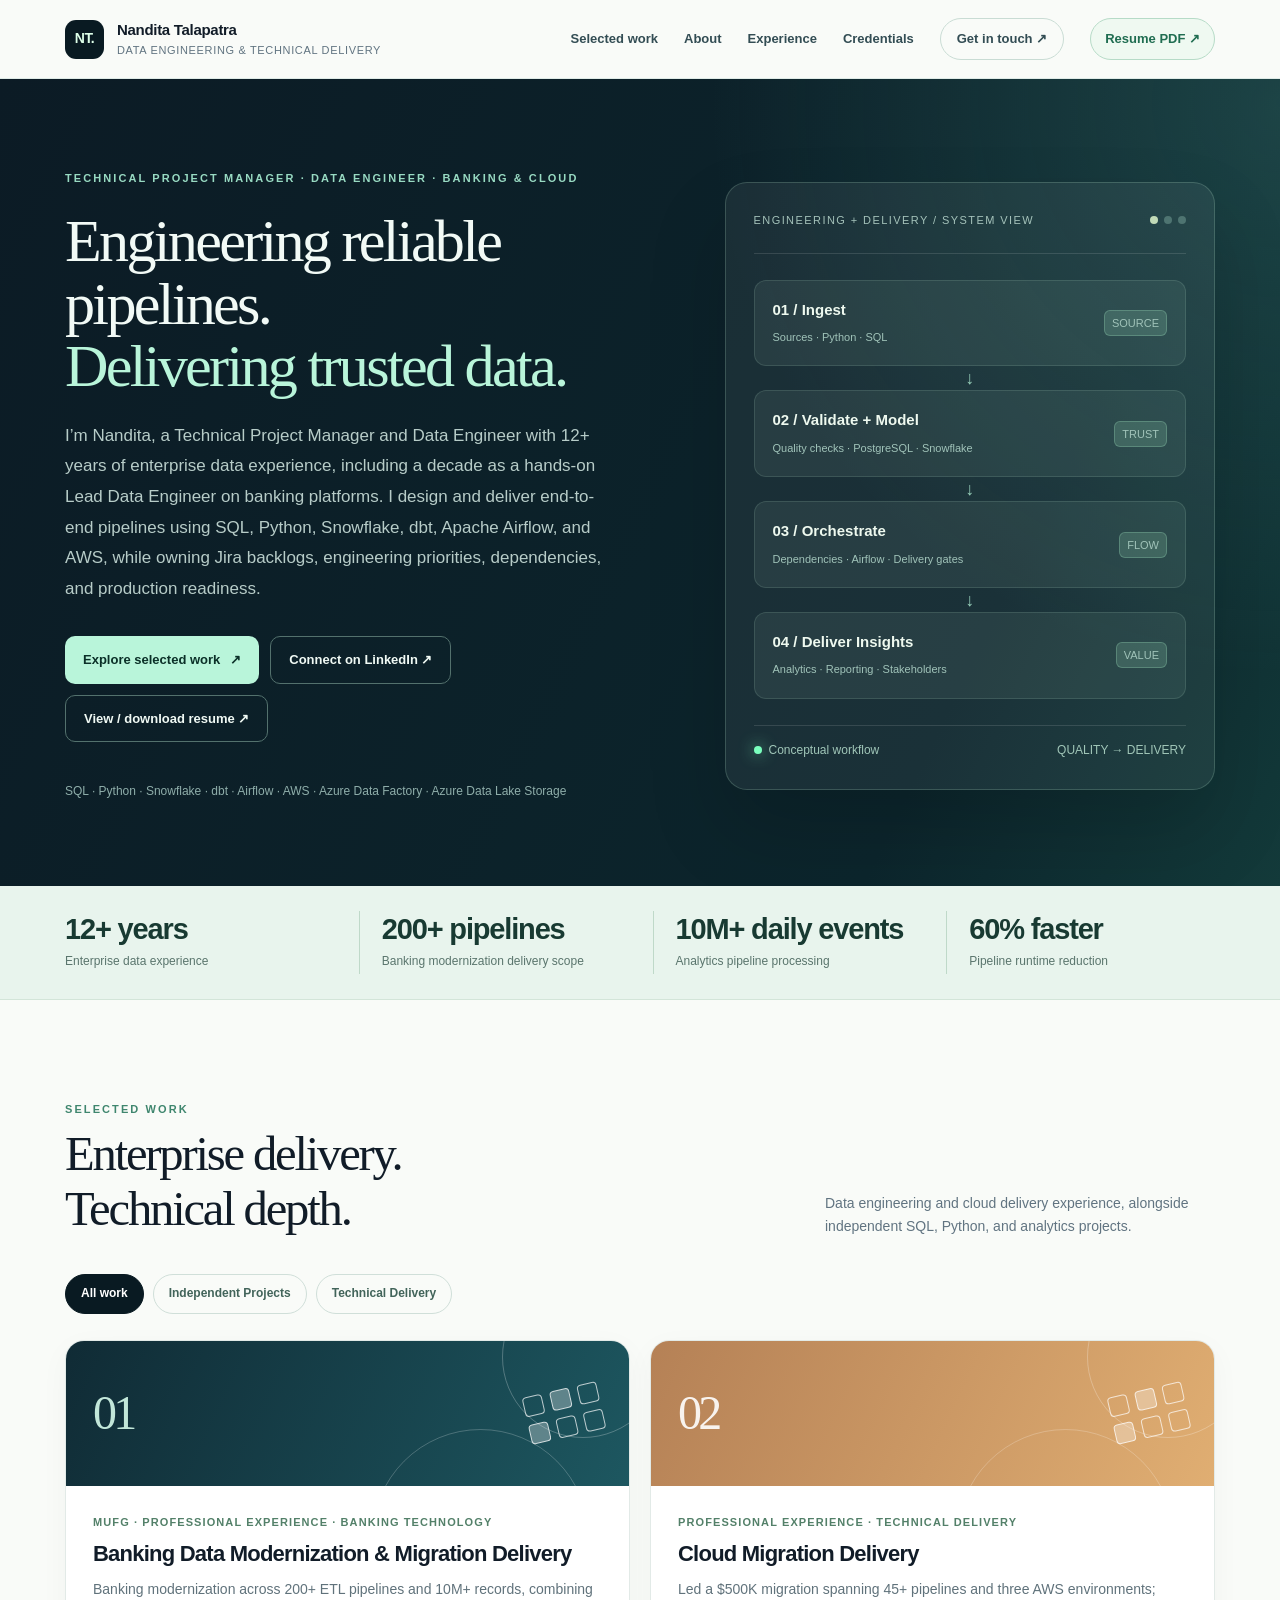
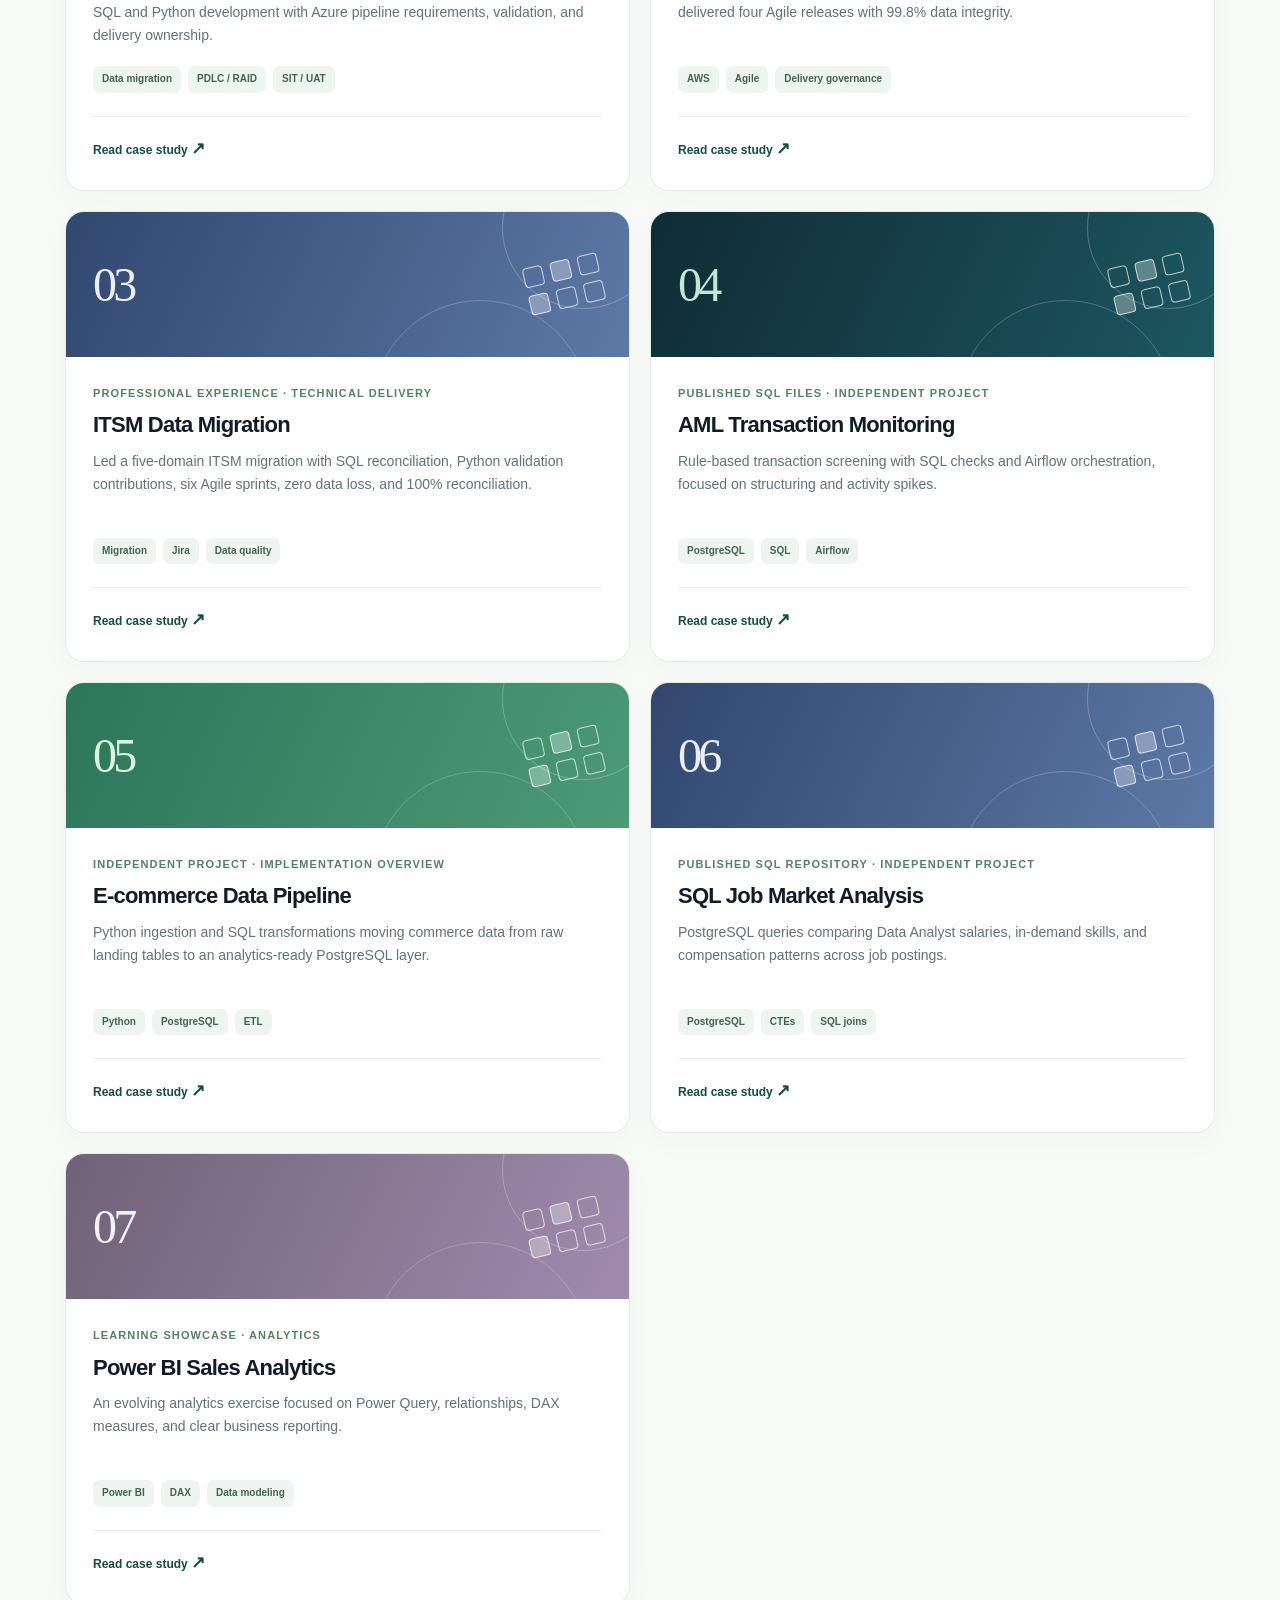
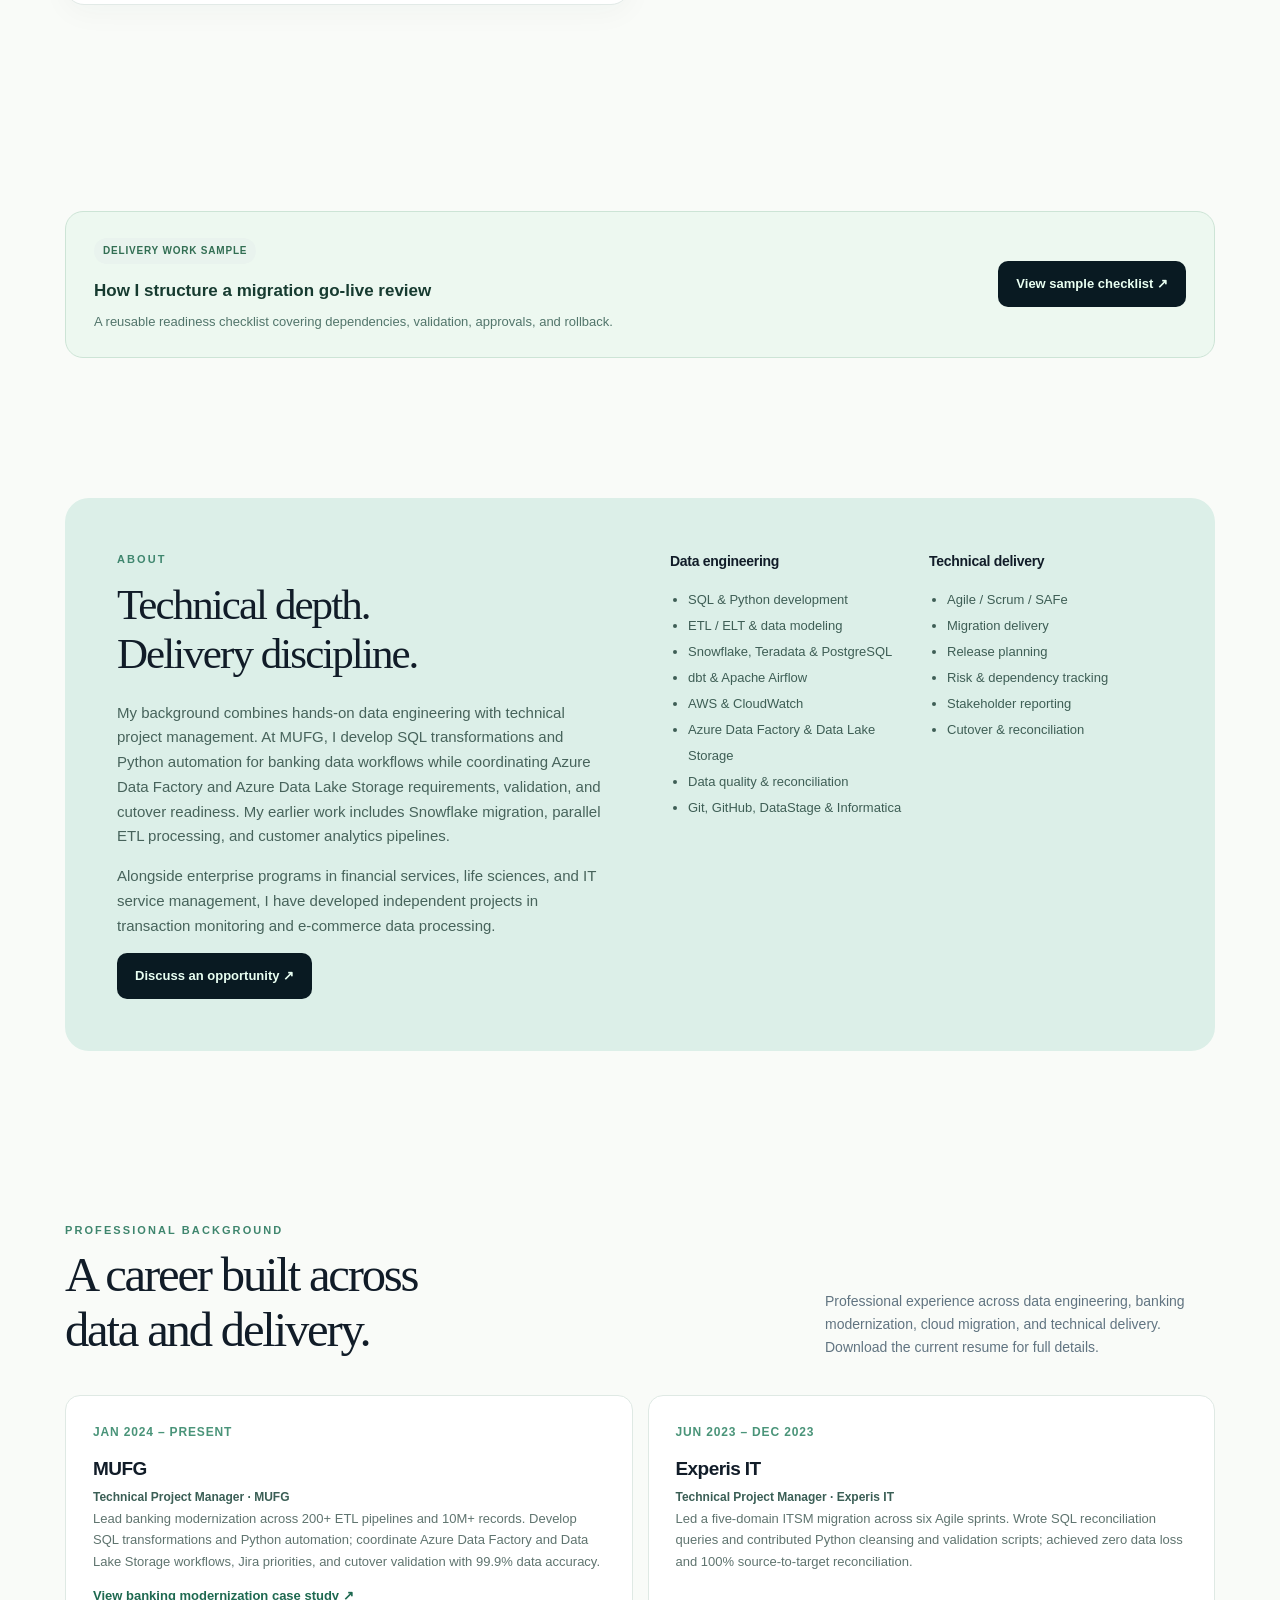
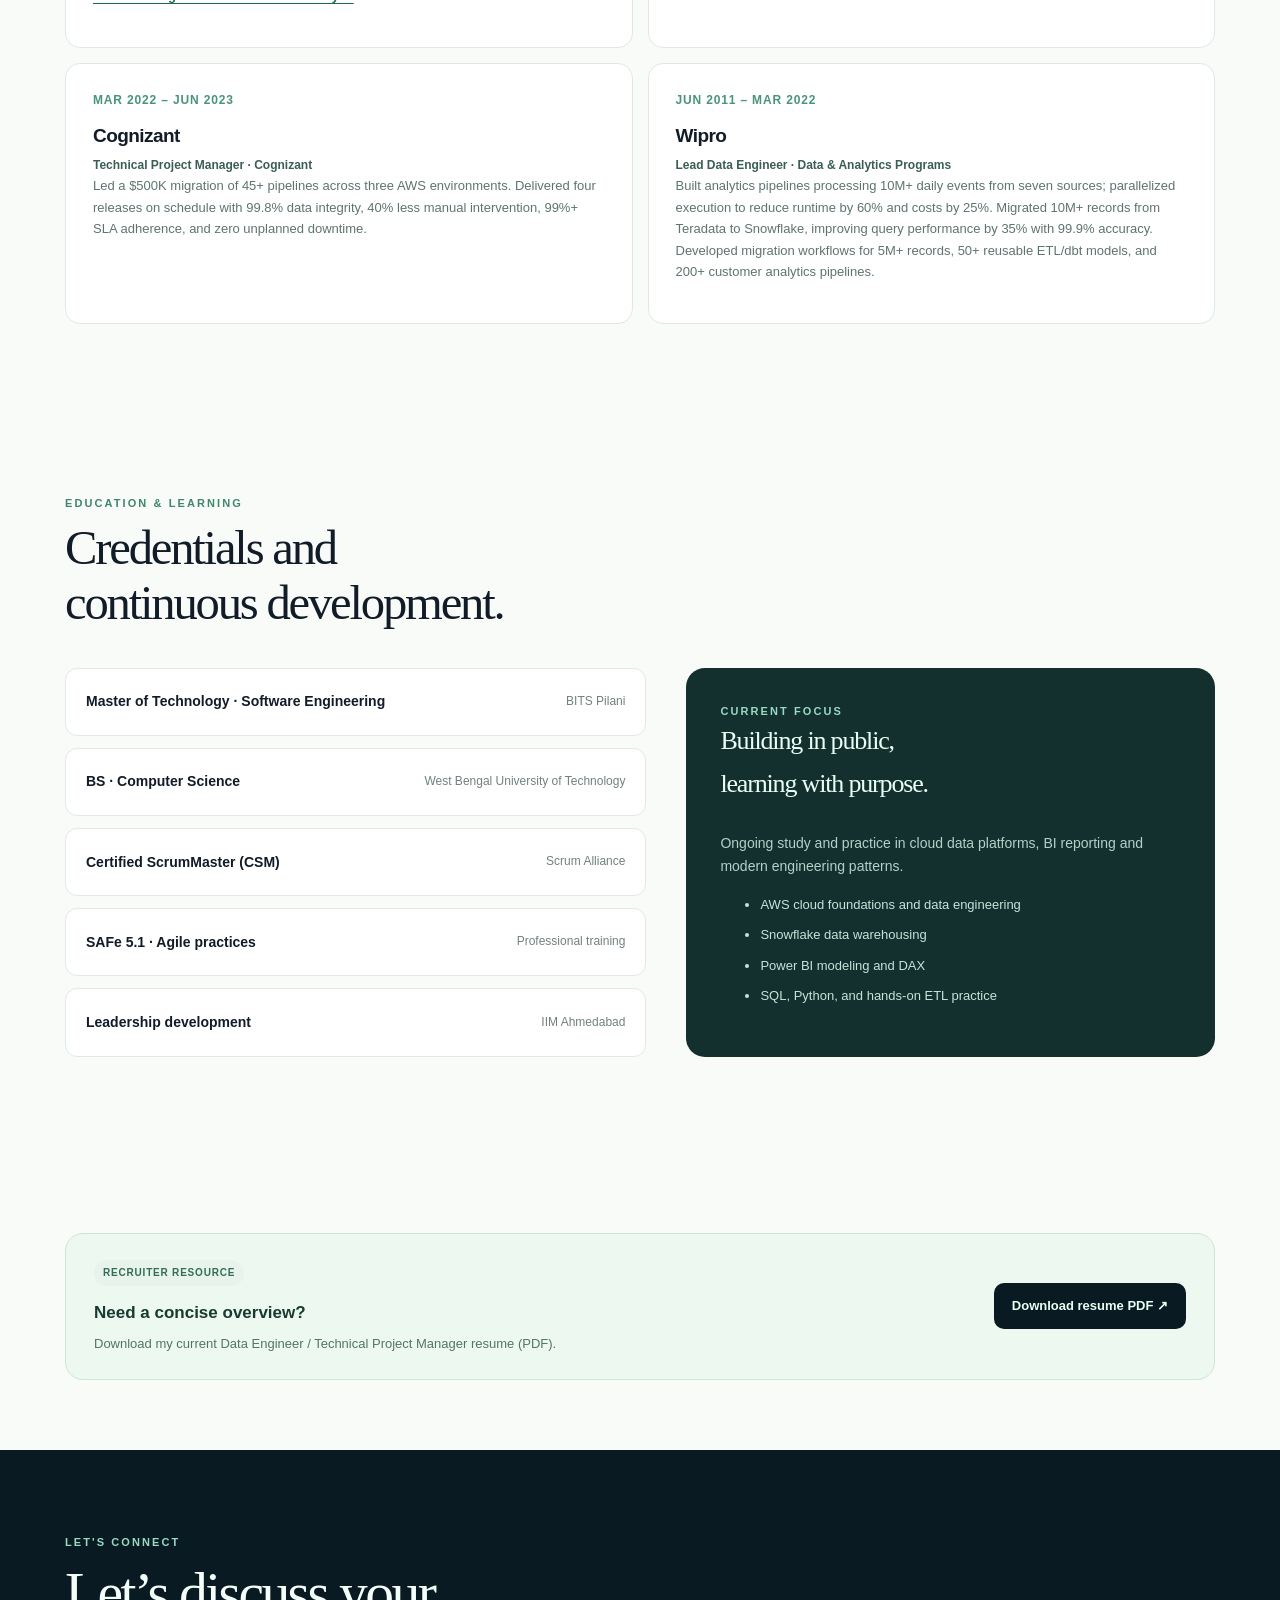
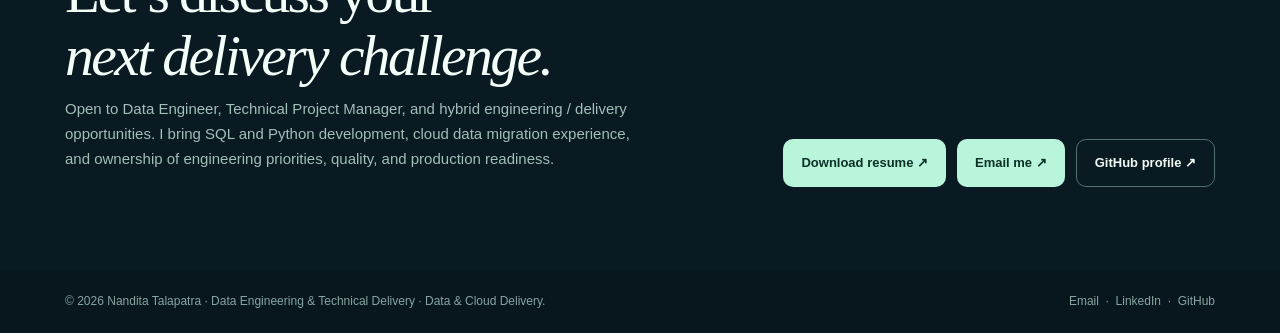
<file: index.html>
<!DOCTYPE html>

<html lang="en"><head><meta charset="utf-8"/><meta content="width=device-width, initial-scale=1" name="viewport"/><meta content="Nandita Talapatra: Technical Project Manager and Data Engineer. SQL, Python, Snowflake, dbt, Airflow, AWS and Azure; banking pipelines, cloud migrations and trusted data delivery." name="description"/><meta content="#0c252c" name="theme-color"/><title>Technical Project Manager &amp; Data Engineer | Nandita Talapatra</title><link href="assets/styles.css" rel="stylesheet"/><script defer="" src="assets/main.js"></script><meta content="Nandita Talapatra | Technical Project Manager &amp; Data Engineer" property="og:title"/></head><body><a class="skip" href="#main">Skip to content</a>
<header class="site-header"><div class="container nav-wrap">
<a aria-label="Nandita Talapatra portfolio home" class="brand" href="index.html"><span class="brand-mark">NT.</span><span>Nandita Talapatra<small>Data Engineering &amp; Technical Delivery</small></span></a>
<button aria-controls="navlinks" aria-expanded="false" class="nav-toggle" data-menu-toggle="" type="button">Menu ☰</button>
<nav aria-label="Main navigation" class="nav-links" data-nav-links="" id="navlinks">
<a href="index.html#work">Selected work</a><a href="index.html#about">About</a><a href="index.html#experience">Experience</a><a href="index.html#credentials">Credentials</a><a class="nav-action" href="index.html#contact">Get in touch ↗</a>
<a class="resume-link" href="resume/Nandita_Talapatra_Data_Engineer_Resume.pdf" rel="noopener noreferrer" target="_blank">Resume PDF ↗</a></nav></div></header><main id="main"><section class="hero"><div class="container hero-inner"><div><div class="eyebrow">Technical Project Manager · Data Engineer · Banking &amp; Cloud</div><h1 class="serif">Engineering reliable pipelines.<br/><em>Delivering trusted data.</em></h1><p class="hero-sub">I’m Nandita, a Technical Project Manager and Data Engineer with 12+ years of enterprise data experience, including a decade as a hands-on Lead Data Engineer on banking platforms. I design and deliver end-to-end pipelines using SQL, Python, Snowflake, dbt, Apache Airflow, and AWS, while owning Jira backlogs, engineering priorities, dependencies, and production readiness.</p><div class="hero-actions"><a class="button button-light" href="#work">Explore selected work <span aria-hidden="true">↗</span></a><a class="button button-outline" href="https://www.linkedin.com/in/ntalapatra/" rel="noopener noreferrer" target="_blank">Connect on LinkedIn ↗</a><a class="button button-outline" href="resume/Nandita_Talapatra_Data_Engineer_Resume.pdf" rel="noopener noreferrer" target="_blank">View / download resume ↗</a></div><div class="hero-note">SQL · Python · Snowflake · dbt · Airflow · AWS · Azure Data Factory · Azure Data Lake Storage</div></div>
<div aria-label="Conceptual data pipeline showing ingest, validate, transform, and deliver stages" class="hero-graphic" role="img"><div class="graphic-top"><span>Engineering + Delivery / System View</span><span class="dots"><i></i><i></i><i></i></span></div><div class="flow-stack"><div class="flow-item"><div><strong>01 / Ingest</strong><br/><span>Sources · Python · SQL</span></div><span class="flow-tag">SOURCE</span></div><div class="flow-arrow">↓</div><div class="flow-item"><div><strong>02 / Validate + Model</strong><br/><span>Quality checks · PostgreSQL · Snowflake</span></div><span class="flow-tag">TRUST</span></div><div class="flow-arrow">↓</div><div class="flow-item"><div><strong>03 / Orchestrate</strong><br/><span>Dependencies · Airflow · Delivery gates</span></div><span class="flow-tag">FLOW</span></div><div class="flow-arrow">↓</div><div class="flow-item"><div><strong>04 / Deliver Insights</strong><br/><span>Analytics · Reporting · Stakeholders</span></div><span class="flow-tag">VALUE</span></div></div><div class="graphic-bottom"><span><i class="tiny-led"></i>Conceptual workflow</span><span>QUALITY → DELIVERY</span></div></div></div></section>
<section class="stat-strip"><div class="container stat-grid"><div class="stat"><strong>12+ years</strong><span>Enterprise data experience</span></div><div class="stat"><strong>200+ pipelines</strong><span>Banking modernization delivery scope</span></div><div class="stat"><strong>10M+ daily events</strong><span>Analytics pipeline processing</span></div><div class="stat"><strong>60% faster</strong><span>Pipeline runtime reduction</span></div></div></section>
<section class="section" id="work"><div class="container"><div class="section-head"><div><div class="eyebrow-light">SELECTED WORK</div><h2 class="serif">Enterprise delivery.<br/>Technical depth.</h2></div><p>Data engineering and cloud delivery experience, alongside independent SQL, Python, and analytics projects.</p></div><div aria-label="Filter projects" class="filter-bar" role="group"><button aria-pressed="true" class="filter-btn active" data-filter="all" type="button">All work</button><button aria-pressed="false" class="filter-btn" data-filter="engineering" type="button">Independent Projects</button><button aria-pressed="false" class="filter-btn" data-filter="delivery" type="button">Technical Delivery</button></div><div class="project-grid"><article class="project-card" data-category="delivery"><div aria-hidden="true" class="card-top tone-dark"><span class="card-number">01</span><span class="card-art"><i></i><i></i><i></i><i></i><i></i><i></i></span></div><div class="card-content"><div class="meta">MUFG · Professional experience · Banking technology</div><h3>Banking Data Modernization &amp; Migration Delivery</h3><p>Banking modernization across 200+ ETL pipelines and 10M+ records, combining SQL and Python development with Azure pipeline requirements, validation, and delivery ownership.</p><div class="tags"><span class="tag">Data migration</span><span class="tag">PDLC / RAID</span><span class="tag">SIT / UAT</span></div><div class="card-footer"><a aria-label="Read case study: MUFG Banking Data Modernization" href="projects/mufg-banking-modernization.html">Read case study <span aria-hidden="true" class="arrow">↗</span></a></div></div></article>
<article class="project-card" data-category="delivery"><div aria-hidden="true" class="card-top tone-amber"><span class="card-number">02</span><span class="card-art"><i></i><i></i><i></i><i></i><i></i><i></i></span></div><div class="card-content"><div class="meta">Professional experience · Technical delivery</div><h3>Cloud Migration Delivery</h3><p>Led a $500K migration spanning 45+ pipelines and three AWS environments; delivered four Agile releases with 99.8% data integrity.</p><div class="tags"><span class="tag">AWS</span><span class="tag">Agile</span><span class="tag">Delivery governance</span></div><div class="card-footer"><a aria-label="Read case study: Cloud Migration Delivery" href="projects/cloud-migration.html">Read case study <span aria-hidden="true" class="arrow">↗</span></a></div></div></article>
<article class="project-card" data-category="delivery"><div aria-hidden="true" class="card-top tone-blue"><span class="card-number">03</span><span class="card-art"><i></i><i></i><i></i><i></i><i></i><i></i></span></div><div class="card-content"><div class="meta">Professional experience · Technical delivery</div><h3>ITSM Data Migration</h3><p>Led a five-domain ITSM migration with SQL reconciliation, Python validation contributions, six Agile sprints, zero data loss, and 100% reconciliation.</p><div class="tags"><span class="tag">Migration</span><span class="tag">Jira</span><span class="tag">Data quality</span></div><div class="card-footer"><a aria-label="Read case study: ITSM Data Migration" href="projects/itsm-migration.html">Read case study <span aria-hidden="true" class="arrow">↗</span></a></div></div></article>
<article class="project-card" data-category="engineering"><div aria-hidden="true" class="card-top tone-dark"><span class="card-number">04</span><span class="card-art"><i></i><i></i><i></i><i></i><i></i><i></i></span></div><div class="card-content"><div class="meta">Published SQL files · independent project</div><h3>AML Transaction Monitoring</h3><p>Rule-based transaction screening with SQL checks and Airflow orchestration, focused on structuring and activity spikes.</p><div class="tags"><span class="tag">PostgreSQL</span><span class="tag">SQL</span><span class="tag">Airflow</span></div><div class="card-footer"><a aria-label="Read case study: AML Transaction Monitoring" href="projects/aml-monitoring.html">Read case study <span aria-hidden="true" class="arrow">↗</span></a></div></div></article>
<article class="project-card" data-category="engineering"><div aria-hidden="true" class="card-top tone-mint"><span class="card-number">05</span><span class="card-art"><i></i><i></i><i></i><i></i><i></i><i></i></span></div><div class="card-content"><div class="meta">Independent project · implementation overview</div><h3>E-commerce Data Pipeline</h3><p>Python ingestion and SQL transformations moving commerce data from raw landing tables to an analytics-ready PostgreSQL layer.</p><div class="tags"><span class="tag">Python</span><span class="tag">PostgreSQL</span><span class="tag">ETL</span></div><div class="card-footer"><a aria-label="Read case study: E-commerce Data Pipeline" href="projects/ecommerce-pipeline.html">Read case study <span aria-hidden="true" class="arrow">↗</span></a></div></div></article>
<article class="project-card" data-category="engineering"><div aria-hidden="true" class="card-top tone-blue"><span class="card-number">06</span><span class="card-art"><i></i><i></i><i></i><i></i><i></i><i></i></span></div><div class="card-content"><div class="meta">Published SQL repository · independent project</div><h3>SQL Job Market Analysis</h3><p>PostgreSQL queries comparing Data Analyst salaries, in-demand skills, and compensation patterns across job postings.</p><div class="tags"><span class="tag">PostgreSQL</span><span class="tag">CTEs</span><span class="tag">SQL joins</span></div><div class="card-footer"><a aria-label="Read case study: SQL Job Market Analysis" href="projects/sql-job-analysis.html">Read case study <span aria-hidden="true" class="arrow">↗</span></a></div></div></article>
<article class="project-card" data-category="engineering"><div aria-hidden="true" class="card-top tone-purple"><span class="card-number">07</span><span class="card-art"><i></i><i></i><i></i><i></i><i></i><i></i></span></div><div class="card-content"><div class="meta">Learning showcase · Analytics</div><h3>Power BI Sales Analytics</h3><p>An evolving analytics exercise focused on Power Query, relationships, DAX measures, and clear business reporting.</p><div class="tags"><span class="tag">Power BI</span><span class="tag">DAX</span><span class="tag">Data modeling</span></div><div class="card-footer"><a aria-label="Read case study: Power BI Sales Analytics" href="projects/power-bi-analytics.html">Read case study <span aria-hidden="true" class="arrow">↗</span></a></div></div></article></div></div></section>
<section class="section-tight"><div class="container"><div class="resume-banner"><div><div class="section-tag">Delivery work sample</div><strong>How I structure a migration go-live review</strong><p>A reusable readiness checklist covering dependencies, validation, approvals, and rollback.</p></div><a class="button button-dark" href="projects/cutover-readiness.html">View sample checklist ↗</a></div></div></section>
<section class="section-tight" id="about"><div class="container"><div class="about-panel"><div><div class="eyebrow-light">ABOUT</div><h2 class="serif">Technical depth.<br/>Delivery discipline.</h2><p>My background combines hands-on data engineering with technical project management. At MUFG, I develop SQL transformations and Python automation for banking data workflows while coordinating Azure Data Factory and Azure Data Lake Storage requirements, validation, and cutover readiness. My earlier work includes Snowflake migration, parallel ETL processing, and customer analytics pipelines.</p><p>Alongside enterprise programs in financial services, life sciences, and IT service management, I have developed independent projects in transaction monitoring and e-commerce data processing.</p><a class="button button-dark" href="mailto:nanditatalapatra9@gmail.com?subject=Portfolio%20inquiry">Discuss an opportunity ↗</a></div><div class="expertise"><div><h3>Data engineering</h3><ul><li>SQL &amp; Python development</li><li>ETL / ELT &amp; data modeling</li><li>Snowflake, Teradata &amp; PostgreSQL</li><li>dbt &amp; Apache Airflow</li><li>AWS &amp; CloudWatch</li><li>Azure Data Factory &amp; Data Lake Storage</li><li>Data quality &amp; reconciliation</li><li>Git, GitHub, DataStage &amp; Informatica</li></ul></div><div><h3>Technical delivery</h3><ul><li>Agile / Scrum / SAFe</li><li>Migration delivery</li><li>Release planning</li><li>Risk &amp; dependency tracking</li><li>Stakeholder reporting</li><li>Cutover &amp; reconciliation</li></ul></div></div></div></div></section>
<section class="section" id="experience"><div class="container"><div class="section-head"><div><div class="eyebrow-light">PROFESSIONAL BACKGROUND</div><h2 class="serif">A career built across<br/>data and delivery.</h2></div><p>Professional experience across data engineering, banking modernization, cloud migration, and technical delivery. Download the current resume for full details.</p></div><div class="timeline"><div class="timeline-item"><div class="timeline-date">JAN 2024 – PRESENT</div><h3>MUFG</h3><div class="label">Technical Project Manager · MUFG</div><p>Lead banking modernization across 200+ ETL pipelines and 10M+ records. Develop SQL transformations and Python automation; coordinate Azure Data Factory and Data Lake Storage workflows, Jira priorities, and cutover validation with 99.9% data accuracy.</p><p><a class="mini-link" href="projects/mufg-banking-modernization.html">View banking modernization case study ↗</a></p></div><div class="timeline-item"><div class="timeline-date">JUN 2023 – DEC 2023</div><h3>Experis IT</h3><div class="label">Technical Project Manager · Experis IT</div><p>Led a five-domain ITSM migration across six Agile sprints. Wrote SQL reconciliation queries and contributed Python cleansing and validation scripts; achieved zero data loss and 100% source-to-target reconciliation.</p></div><div class="timeline-item"><div class="timeline-date">MAR 2022 – JUN 2023</div><h3>Cognizant</h3><div class="label">Technical Project Manager · Cognizant</div><p>Led a $500K migration of 45+ pipelines across three AWS environments. Delivered four releases on schedule with 99.8% data integrity, 40% less manual intervention, 99%+ SLA adherence, and zero unplanned downtime.</p></div><div class="timeline-item"><div class="timeline-date">JUN 2011 – MAR 2022</div><h3>Wipro</h3><div class="label">Lead Data Engineer · Data &amp; Analytics Programs</div><p>Built analytics pipelines processing 10M+ daily events from seven sources; parallelized execution to reduce runtime by 60% and costs by 25%. Migrated 10M+ records from Teradata to Snowflake, improving query performance by 35% with 99.9% accuracy. Developed migration workflows for 5M+ records, 50+ reusable ETL/dbt models, and 200+ customer analytics pipelines.</p></div></div></div></section>
<section class="section-tight" id="credentials"><div class="container"><div class="section-head"><div><div class="eyebrow-light">EDUCATION &amp; LEARNING</div><h2 class="serif">Credentials and<br/>continuous development.</h2></div></div><div class="credentials"><div class="credential-list"><div class="credential"><strong>Master of Technology · Software Engineering</strong><span>BITS Pilani</span></div><div class="credential"><strong>BS · Computer Science</strong><span>West Bengal University of Technology</span></div><div class="credential"><strong>Certified ScrumMaster (CSM)</strong><span>Scrum Alliance</span></div><div class="credential"><strong>SAFe 5.1 · Agile practices</strong><span>Professional training</span></div><div class="credential"><strong>Leadership development</strong><span>IIM Ahmedabad</span></div></div><div class="learn-box"><div class="eyebrow">CURRENT FOCUS</div><h3 class="serif">Building in public,<br/>learning with purpose.</h3><p>Ongoing study and practice in cloud data platforms, BI reporting and modern engineering patterns.</p><ul><li>AWS cloud foundations and data engineering</li><li>Snowflake data warehousing</li><li>Power BI modeling and DAX</li><li>SQL, Python, and hands-on ETL practice</li></ul></div></div></div></section><section class="section-tight" id="resume"><div class="container"><div class="resume-banner"><div><div class="section-tag">Recruiter resource</div><strong>Need a concise overview?</strong><p>Download my current Data Engineer / Technical Project Manager resume (PDF).</p></div><a class="button button-dark" download="" href="resume/Nandita_Talapatra_Data_Engineer_Resume.pdf" rel="noopener noreferrer" target="_blank">Download resume PDF ↗</a></div></div></section>
<section class="contact-section" id="contact"><div class="container contact-inner"><div><div class="eyebrow">LET'S CONNECT</div><h2 class="serif">Let’s discuss your<br/><em>next delivery challenge.</em></h2><p>Open to Data Engineer, Technical Project Manager, and hybrid engineering / delivery opportunities. I bring SQL and Python development, cloud data migration experience, and ownership of engineering priorities, quality, and production readiness.</p></div><div class="hero-actions"><a class="button button-light button-resume" href="resume/Nandita_Talapatra_Data_Engineer_Resume.pdf" rel="noopener noreferrer" target="_blank">Download resume ↗</a><a class="button button-light" href="mailto:nanditatalapatra9@gmail.com?subject=Opportunity%20for%20Nandita%20Talapatra">Email me ↗</a><a class="button button-outline" href="https://github.com/nanditatalapatra" rel="noopener noreferrer" target="_blank">GitHub profile ↗</a></div></div></section></main><footer class="footer"><div class="container footer-inner"><span>© <span data-year="">2026  ·  <a href="resume/Nandita_Talapatra_Data_Engineer_Resume.pdf" rel="noopener noreferrer" target="_blank">Resume PDF</a></span> Nandita Talapatra · Data Engineering &amp; Technical Delivery · Data &amp; Cloud Delivery.</span><span><a href="mailto:nanditatalapatra9@gmail.com">Email</a>  ·  <a href="https://www.linkedin.com/in/ntalapatra/" rel="noopener noreferrer" target="_blank">LinkedIn</a>  ·  <a href="https://github.com/nanditatalapatra" rel="noopener noreferrer" target="_blank">GitHub</a></span></div></footer></body></html>
</file>
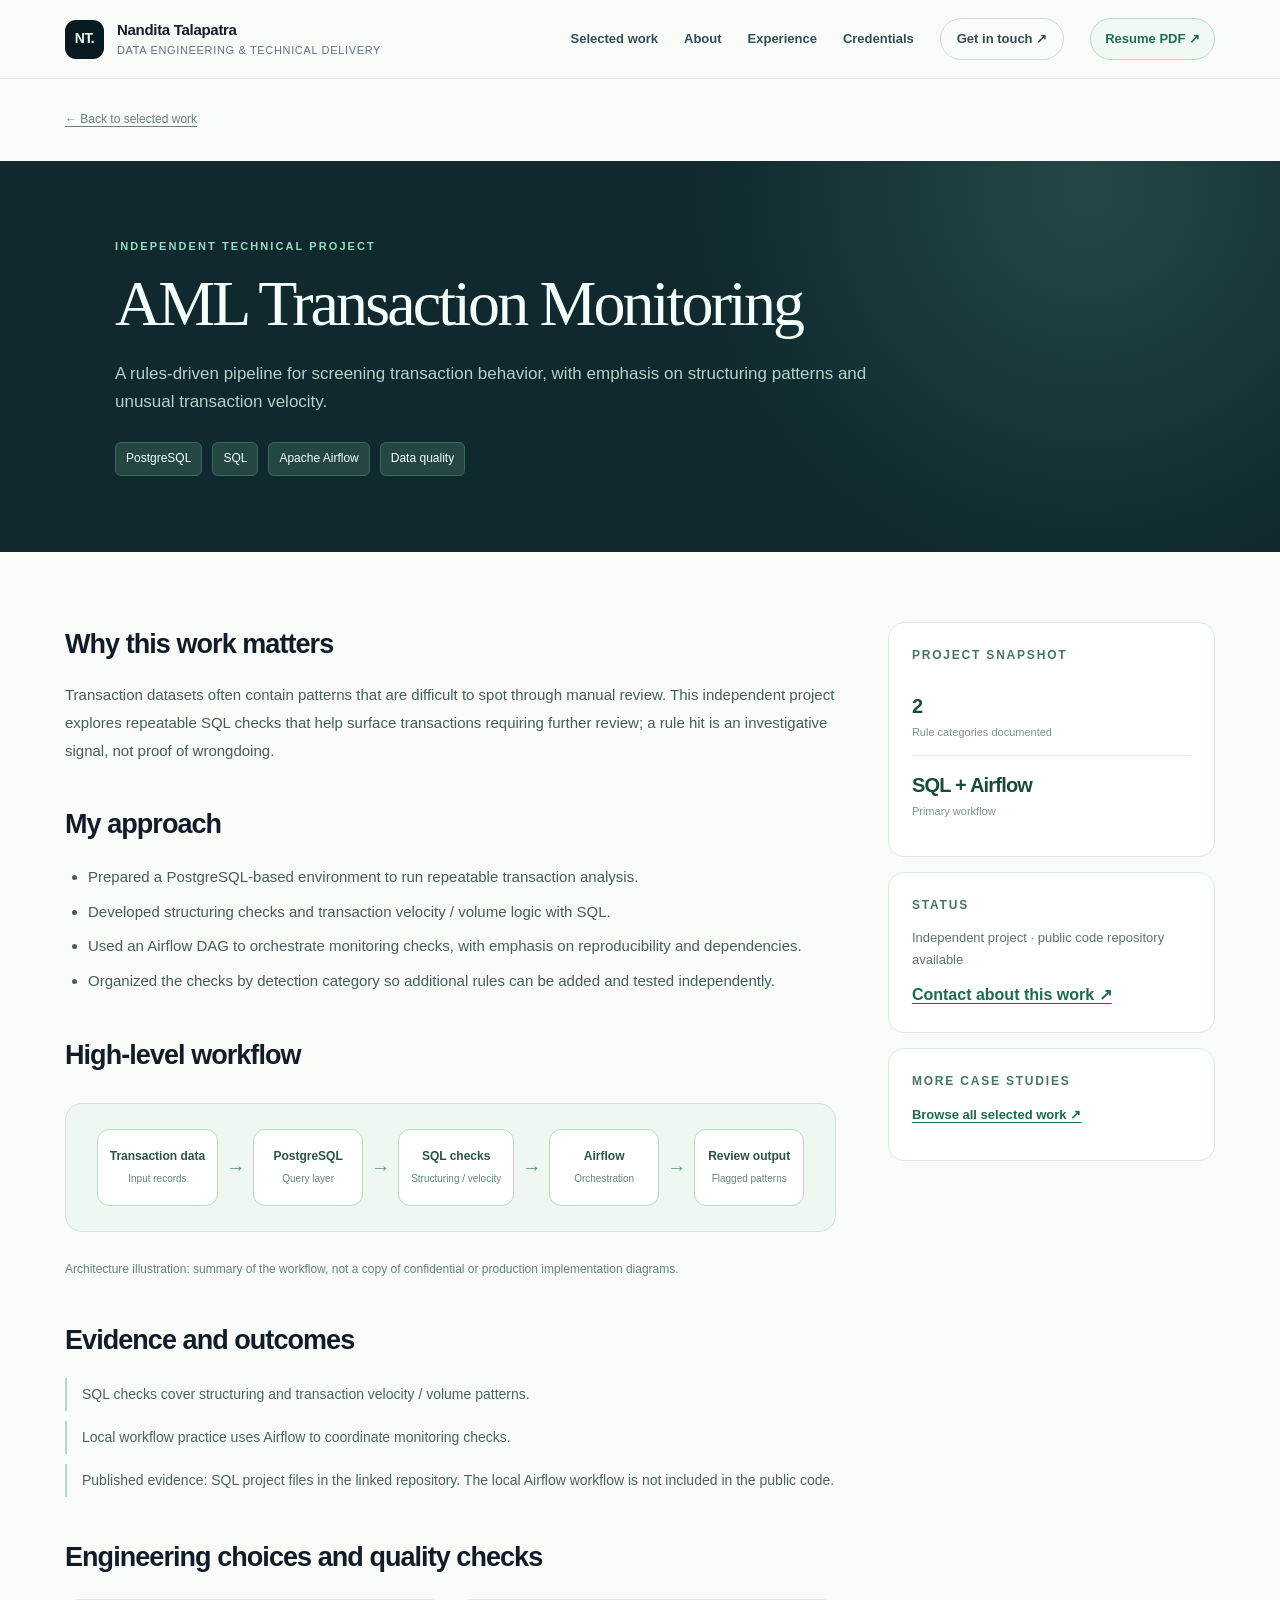
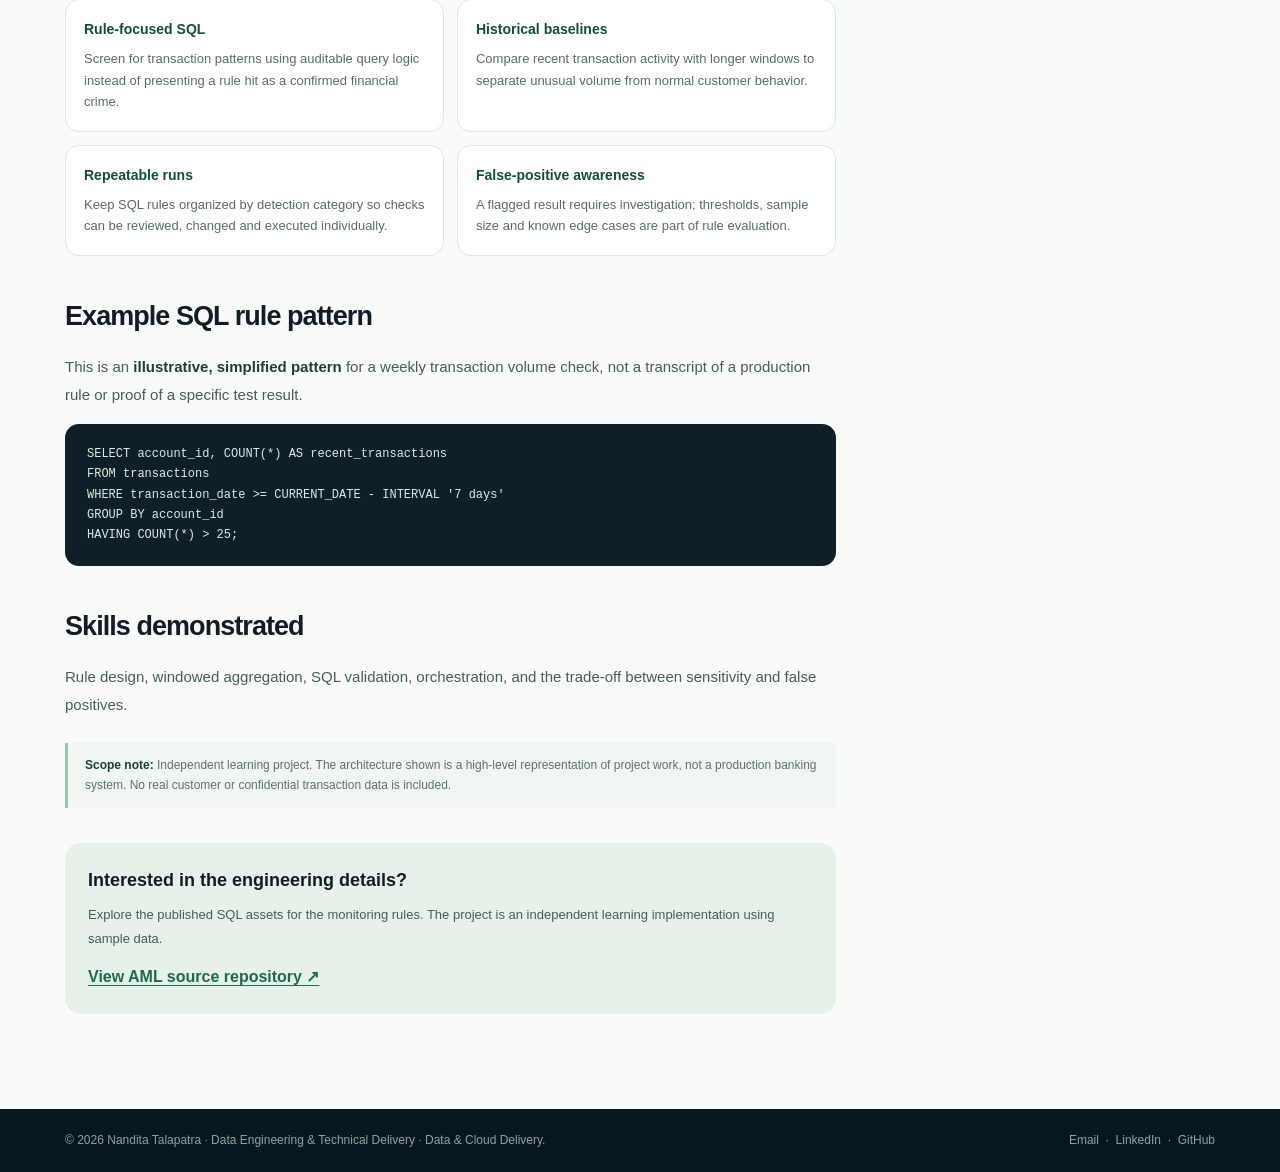
<file: projects/aml-monitoring.html>
<!DOCTYPE html>
<html lang="en"><head><meta charset="utf-8"/><meta content="width=device-width, initial-scale=1" name="viewport"/><meta content="A rules-driven pipeline for screening transaction behavior, with emphasis on structuring patterns and unusual transaction velocity." name="description"/><meta content="#0c252c" name="theme-color"/><title>AML Transaction Monitoring | Nandita Talapatra</title><link href="../assets/styles.css" rel="stylesheet"/><script defer="" src="../assets/main.js"></script></head><body><a class="skip" href="#main">Skip to content</a>
<header class="site-header"><div class="container nav-wrap">
<a aria-label="Nandita Talapatra portfolio home" class="brand" href="../index.html"><span class="brand-mark">NT.</span><span>Nandita Talapatra<small>Data Engineering &amp; Technical Delivery</small></span></a>
<button aria-controls="navlinks" aria-expanded="false" class="nav-toggle" data-menu-toggle="" type="button">Menu ☰</button>
<nav aria-label="Main navigation" class="nav-links" data-nav-links="" id="navlinks">
<a href="../index.html#work">Selected work</a><a href="../index.html#about">About</a><a href="../index.html#experience">Experience</a><a href="../index.html#credentials">Credentials</a><a class="nav-action" href="../index.html#contact">Get in touch ↗</a>
<a class="resume-link" href="../resume/Nandita_Talapatra_Data_Engineer_Resume.pdf" rel="noopener noreferrer" target="_blank">Resume PDF ↗</a></nav></div></header><main id="main"><div class="container breadcrumb"><a href="../index.html#work">← Back to selected work</a></div><section class="detail-hero"><div class="container"><div class="eyebrow">Independent technical project</div><h1 class="serif">AML Transaction Monitoring</h1><p>A rules-driven pipeline for screening transaction behavior, with emphasis on structuring patterns and unusual transaction velocity.</p><div class="detail-tags"><span>PostgreSQL</span><span>SQL</span><span>Apache Airflow</span><span>Data quality</span></div></div></section><div class="container detail-layout"><article class="prose"><h2>Why this work matters</h2><p>Transaction datasets often contain patterns that are difficult to spot through manual review. This independent project explores repeatable SQL checks that help surface transactions requiring further review; a rule hit is an investigative signal, not proof of wrongdoing.</p><h2>My approach</h2><ul><li>Prepared a PostgreSQL-based environment to run repeatable transaction analysis.</li><li>Developed structuring checks and transaction velocity / volume logic with SQL.</li><li>Used an Airflow DAG to orchestrate monitoring checks, with emphasis on reproducibility and dependencies.</li><li>Organized the checks by detection category so additional rules can be added and tested independently.</li></ul><h2>High-level workflow</h2><div aria-label="Conceptual project flow" class="diagram" role="img"><div class="node">Transaction data<small>Input records</small></div><span aria-hidden="true" class="flow-next">→</span><div class="node">PostgreSQL<small>Query layer</small></div><span aria-hidden="true" class="flow-next">→</span><div class="node">SQL checks<small>Structuring / velocity</small></div><span aria-hidden="true" class="flow-next">→</span><div class="node">Airflow<small>Orchestration</small></div><span aria-hidden="true" class="flow-next">→</span><div class="node">Review output<small>Flagged patterns</small></div></div><p style="font-size:12px;color:#658275">Architecture illustration: summary of the workflow, not a copy of confidential or production implementation diagrams.</p><h2>Evidence and outcomes</h2><div class="evidence-list"><div>SQL checks cover structuring and transaction velocity / volume patterns.</div><div>Local workflow practice uses Airflow to coordinate monitoring checks.</div><div>Published evidence: SQL project files in the linked repository. The local Airflow workflow is not included in the public code.</div></div><h2>Engineering choices and quality checks</h2><div class="decision-grid"><div class="decision-card"><strong>Rule-focused SQL</strong><p>Screen for transaction patterns using auditable query logic instead of presenting a rule hit as a confirmed financial crime.</p></div><div class="decision-card"><strong>Historical baselines</strong><p>Compare recent transaction activity with longer windows to separate unusual volume from normal customer behavior.</p></div><div class="decision-card"><strong>Repeatable runs</strong><p>Keep SQL rules organized by detection category so checks can be reviewed, changed and executed individually.</p></div><div class="decision-card"><strong>False-positive awareness</strong><p>A flagged result requires investigation; thresholds, sample size and known edge cases are part of rule evaluation.</p></div></div><h2>Example SQL rule pattern</h2><p>This is an <strong>illustrative, simplified pattern</strong> for a weekly transaction volume check, not a transcript of a production rule or proof of a specific test result.</p><pre class="code-demo">SELECT account_id, COUNT(*) AS recent_transactions
FROM transactions
WHERE transaction_date &gt;= CURRENT_DATE - INTERVAL '7 days'
GROUP BY account_id
HAVING COUNT(*) &gt; 25;</pre><h2>Skills demonstrated</h2><p>Rule design, windowed aggregation, SQL validation, orchestration, and the trade-off between sensitivity and false positives.</p><div class="disclosure"><strong>Scope note:</strong> Independent learning project. The architecture shown is a high-level representation of project work, not a production banking system. No real customer or confidential transaction data is included.</div><div class="cta-box"><h3>Interested in the engineering details?</h3><p>Explore the published SQL assets for the monitoring rules. The project is an independent learning implementation using sample data.</p><a class="mini-link" href="https://github.com/nanditatalapatra/AML_Transaction_Monitoring_System" rel="noopener noreferrer" target="_blank">View AML source repository ↗</a></div></article><aside class="sidebar"><div class="side-box"><h3>Project snapshot</h3><div class="fact"><strong>2</strong><span>Rule categories documented</span></div><div class="fact"><strong>SQL + Airflow</strong><span>Primary workflow</span></div></div><div class="side-box"><h3>Status</h3><p>Independent project · public code repository available</p><a class="mini-link" href="../index.html#contact">Contact about this work ↗</a></div><div class="side-box"><h3>More case studies</h3><p><a class="mini-link" href="../index.html#work">Browse all selected work ↗</a></p></div></aside></div></main><footer class="footer"><div class="container footer-inner"><span>© <span data-year="">2026  ·  <a href="../resume/Nandita_Talapatra_Data_Engineer_Resume.pdf" rel="noopener noreferrer" target="_blank">Resume PDF</a></span> Nandita Talapatra · Data Engineering &amp; Technical Delivery · Data &amp; Cloud Delivery.</span><span><a href="mailto:nanditatalapatra9@gmail.com">Email</a>  ·  <a href="https://www.linkedin.com/in/ntalapatra/" rel="noopener noreferrer" target="_blank">LinkedIn</a>  ·  <a href="https://github.com/nanditatalapatra" rel="noopener noreferrer" target="_blank">GitHub</a></span></div></footer></body></html>
</file>
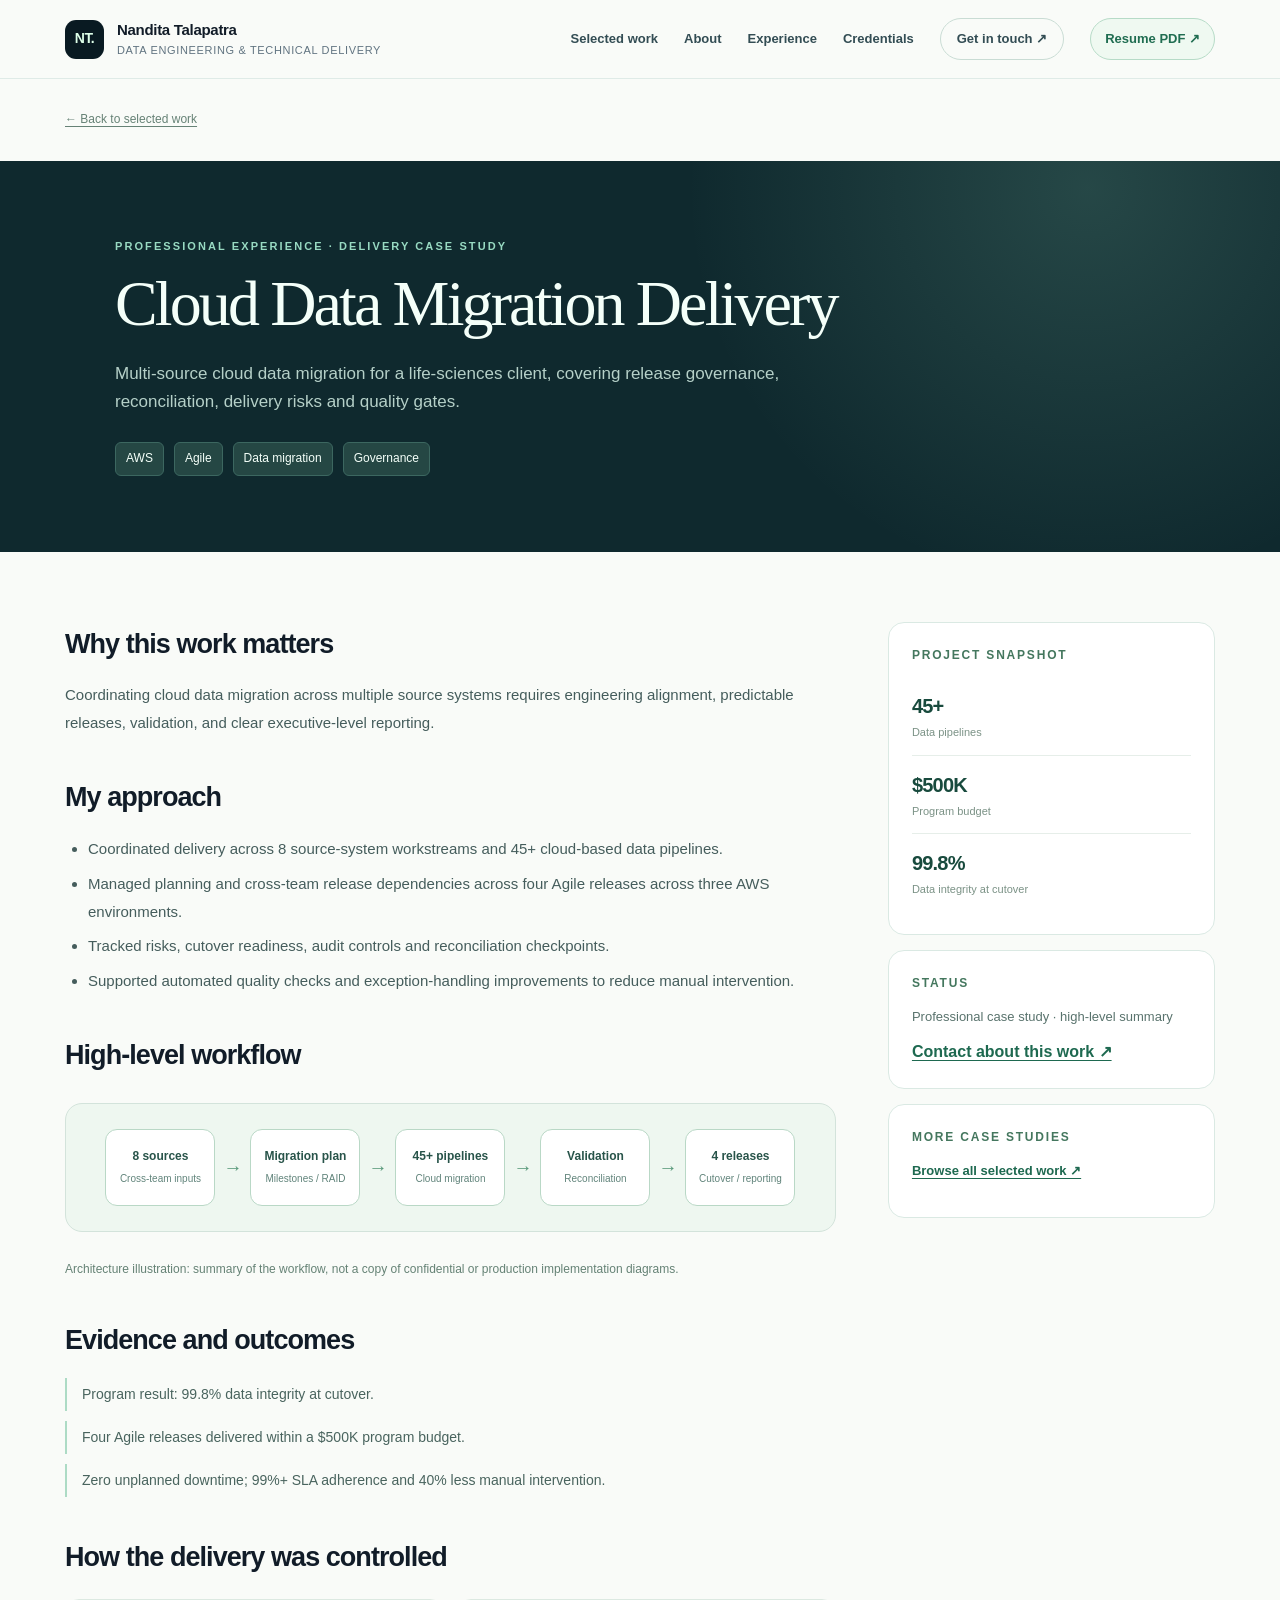
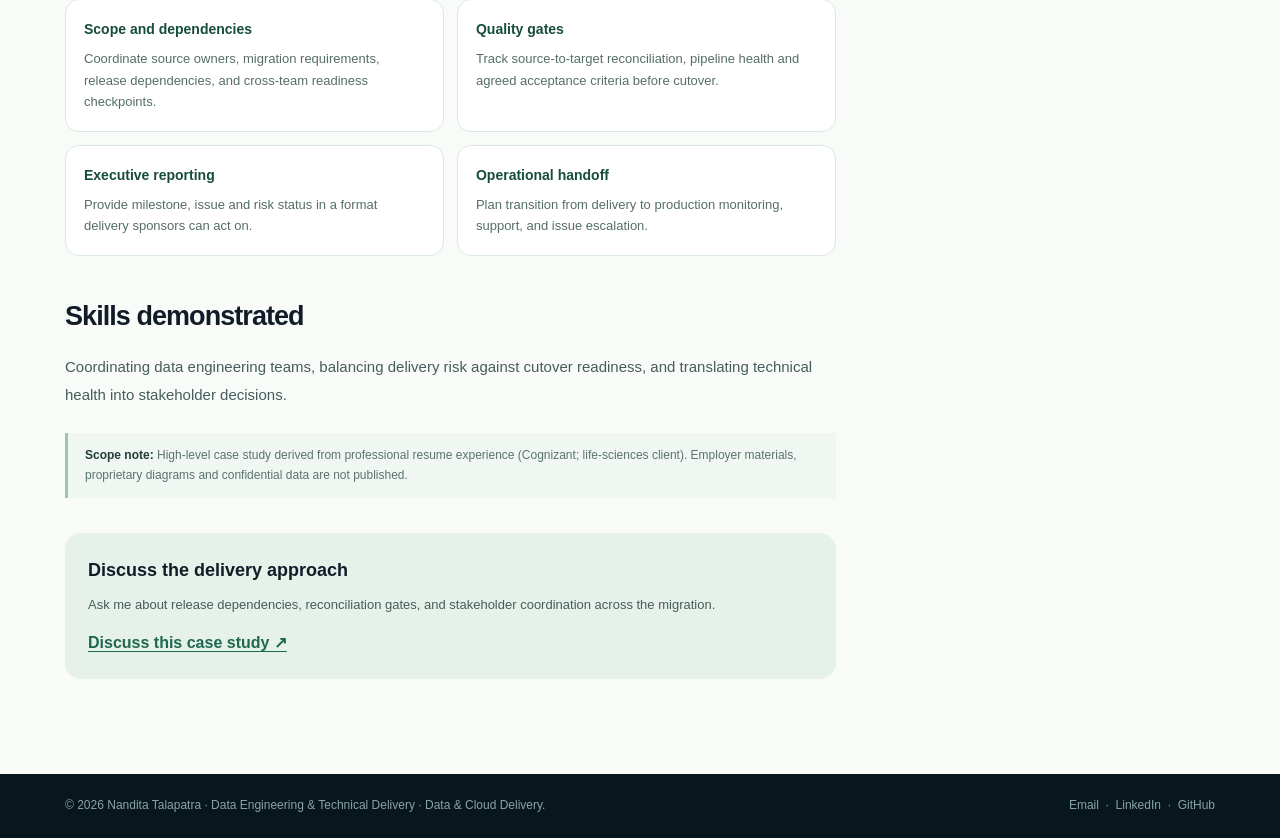
<file: projects/cloud-migration.html>
<!DOCTYPE html>
<html lang="en"><head><meta charset="utf-8"/><meta content="width=device-width, initial-scale=1" name="viewport"/><meta content="Multi-source cloud data migration for a life-sciences client, covering release governance, reconciliation, delivery risks and quality gates." name="description"/><meta content="#0c252c" name="theme-color"/><title>Cloud Data Migration Delivery | Nandita Talapatra</title><link href="../assets/styles.css" rel="stylesheet"/><script defer="" src="../assets/main.js"></script></head><body><a class="skip" href="#main">Skip to content</a>
<header class="site-header"><div class="container nav-wrap">
<a aria-label="Nandita Talapatra portfolio home" class="brand" href="../index.html"><span class="brand-mark">NT.</span><span>Nandita Talapatra<small>Data Engineering &amp; Technical Delivery</small></span></a>
<button aria-controls="navlinks" aria-expanded="false" class="nav-toggle" data-menu-toggle="" type="button">Menu ☰</button>
<nav aria-label="Main navigation" class="nav-links" data-nav-links="" id="navlinks">
<a href="../index.html#work">Selected work</a><a href="../index.html#about">About</a><a href="../index.html#experience">Experience</a><a href="../index.html#credentials">Credentials</a><a class="nav-action" href="../index.html#contact">Get in touch ↗</a>
<a class="resume-link" href="../resume/Nandita_Talapatra_Data_Engineer_Resume.pdf" rel="noopener noreferrer" target="_blank">Resume PDF ↗</a></nav></div></header><main id="main"><div class="container breadcrumb"><a href="../index.html#work">← Back to selected work</a></div><section class="detail-hero"><div class="container"><div class="eyebrow">Professional experience · delivery case study</div><h1 class="serif">Cloud Data Migration Delivery</h1><p>Multi-source cloud data migration for a life-sciences client, covering release governance, reconciliation, delivery risks and quality gates.</p><div class="detail-tags"><span>AWS</span><span>Agile</span><span>Data migration</span><span>Governance</span></div></div></section><div class="container detail-layout"><article class="prose"><h2>Why this work matters</h2><p>Coordinating cloud data migration across multiple source systems requires engineering alignment, predictable releases, validation, and clear executive-level reporting.</p><h2>My approach</h2><ul><li>Coordinated delivery across 8 source-system workstreams and 45+ cloud-based data pipelines.</li><li>Managed planning and cross-team release dependencies across four Agile releases across three AWS environments.</li><li>Tracked risks, cutover readiness, audit controls and reconciliation checkpoints.</li><li>Supported automated quality checks and exception-handling improvements to reduce manual intervention.</li></ul><h2>High-level workflow</h2><div aria-label="Conceptual project flow" class="diagram" role="img"><div class="node">8 sources<small>Cross-team inputs</small></div><span aria-hidden="true" class="flow-next">→</span><div class="node">Migration plan<small>Milestones / RAID</small></div><span aria-hidden="true" class="flow-next">→</span><div class="node">45+ pipelines<small>Cloud migration</small></div><span aria-hidden="true" class="flow-next">→</span><div class="node">Validation<small>Reconciliation</small></div><span aria-hidden="true" class="flow-next">→</span><div class="node">4 releases<small>Cutover / reporting</small></div></div><p style="font-size:12px;color:#658275">Architecture illustration: summary of the workflow, not a copy of confidential or production implementation diagrams.</p><h2>Evidence and outcomes</h2><div class="evidence-list"><div>Program result: 99.8% data integrity at cutover.</div><div>Four Agile releases delivered within a $500K program budget.</div><div>Zero unplanned downtime; 99%+ SLA adherence and 40% less manual intervention.</div></div><h2>How the delivery was controlled</h2><div class="decision-grid"><div class="decision-card"><strong>Scope and dependencies</strong><p>Coordinate source owners, migration requirements, release dependencies, and cross-team readiness checkpoints.</p></div><div class="decision-card"><strong>Quality gates</strong><p>Track source-to-target reconciliation, pipeline health and agreed acceptance criteria before cutover.</p></div><div class="decision-card"><strong>Executive reporting</strong><p>Provide milestone, issue and risk status in a format delivery sponsors can act on.</p></div><div class="decision-card"><strong>Operational handoff</strong><p>Plan transition from delivery to production monitoring, support, and issue escalation.</p></div></div><h2>Skills demonstrated</h2><p>Coordinating data engineering teams, balancing delivery risk against cutover readiness, and translating technical health into stakeholder decisions.</p><div class="disclosure"><strong>Scope note:</strong> High-level case study derived from professional resume experience (Cognizant; life-sciences client). Employer materials, proprietary diagrams and confidential data are not published.</div><div class="cta-box"><h3>Discuss the delivery approach</h3><p>Ask me about release dependencies, reconciliation gates, and stakeholder coordination across the migration.</p><a class="mini-link" href="mailto:nanditatalapatra9@gmail.com?subject=Portfolio%20Case%20Study%20Discussion" rel="noopener noreferrer" target="_blank">Discuss this case study ↗</a></div></article><aside class="sidebar"><div class="side-box"><h3>Project snapshot</h3><div class="fact"><strong>45+</strong><span>Data pipelines</span></div><div class="fact"><strong>$500K</strong><span>Program budget</span></div><div class="fact"><strong>99.8%</strong><span>Data integrity at cutover</span></div></div><div class="side-box"><h3>Status</h3><p>Professional case study · high-level summary</p><a class="mini-link" href="../index.html#contact">Contact about this work ↗</a></div><div class="side-box"><h3>More case studies</h3><p><a class="mini-link" href="../index.html#work">Browse all selected work ↗</a></p></div></aside></div></main><footer class="footer"><div class="container footer-inner"><span>© <span data-year="">2026  ·  <a href="../resume/Nandita_Talapatra_Data_Engineer_Resume.pdf" rel="noopener noreferrer" target="_blank">Resume PDF</a></span> Nandita Talapatra · Data Engineering &amp; Technical Delivery · Data &amp; Cloud Delivery.</span><span><a href="mailto:nanditatalapatra9@gmail.com">Email</a>  ·  <a href="https://www.linkedin.com/in/ntalapatra/" rel="noopener noreferrer" target="_blank">LinkedIn</a>  ·  <a href="https://github.com/nanditatalapatra" rel="noopener noreferrer" target="_blank">GitHub</a></span></div></footer></body></html>
</file>
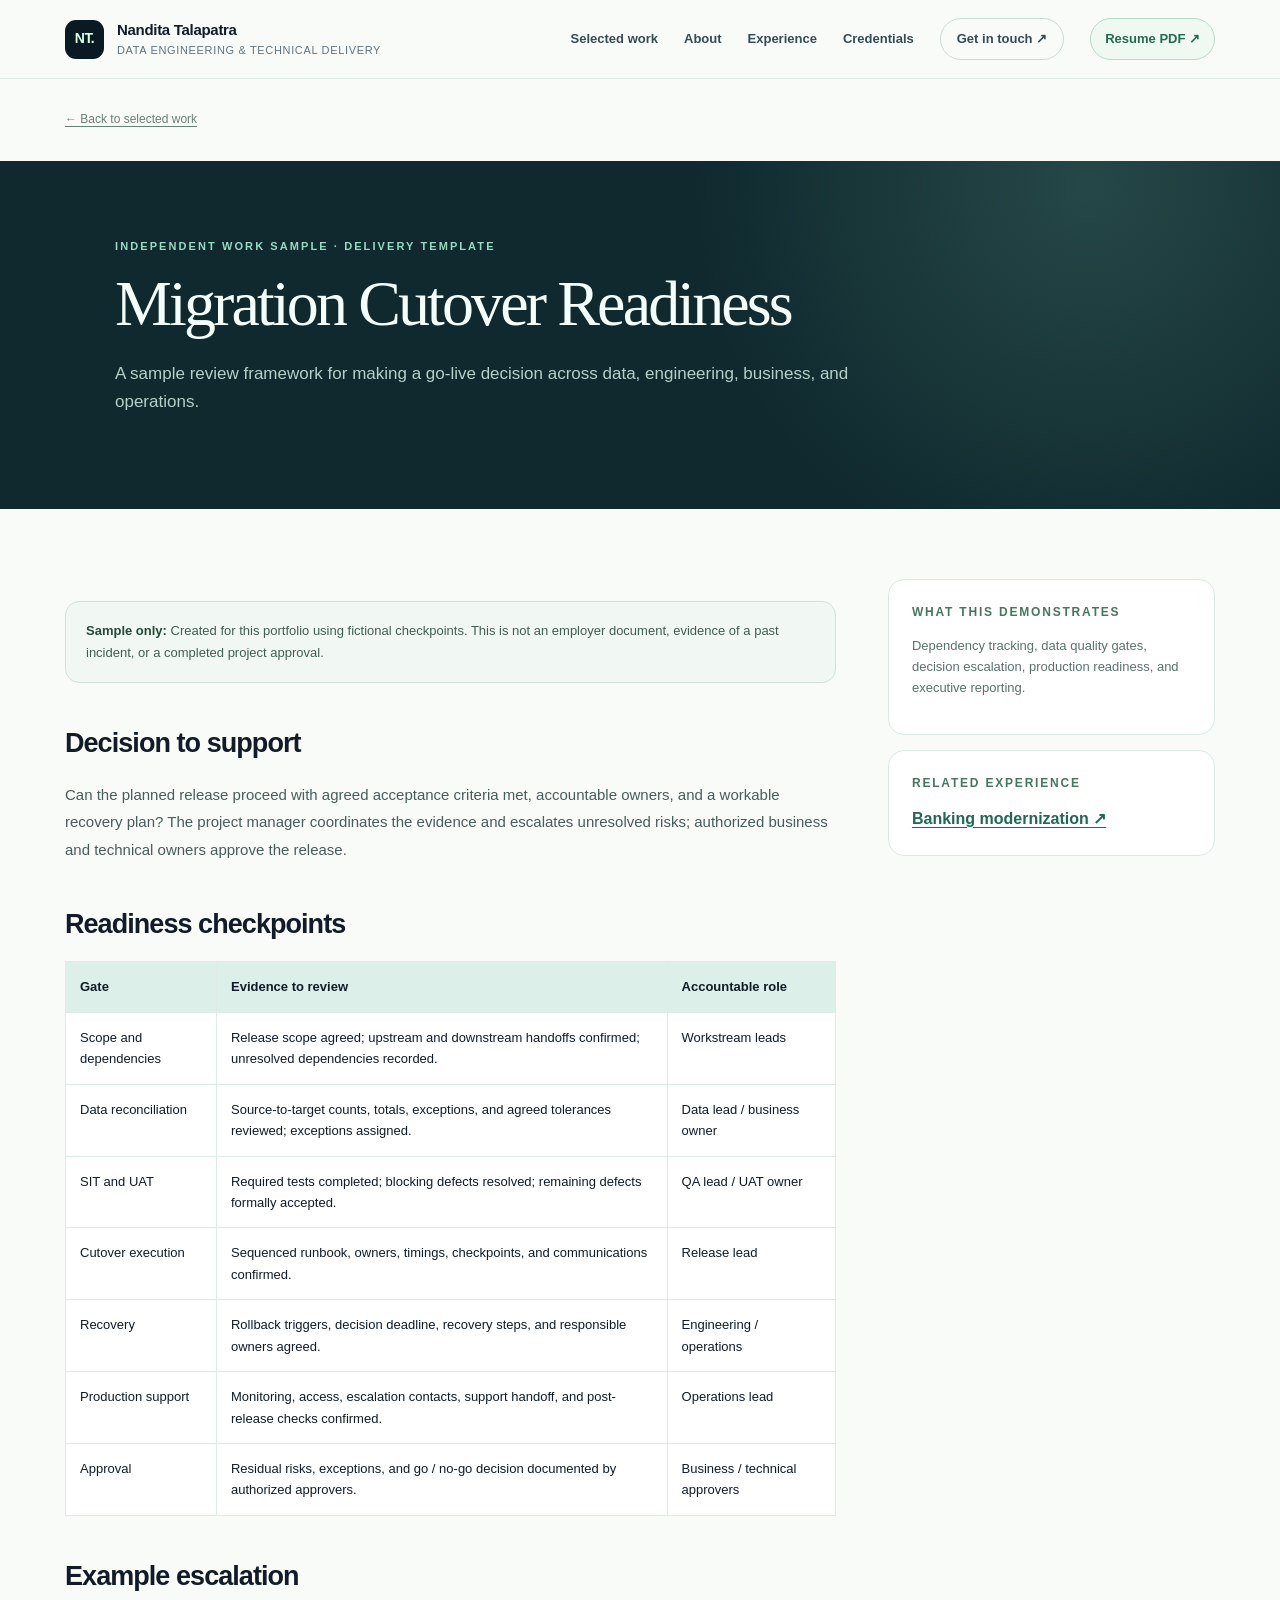
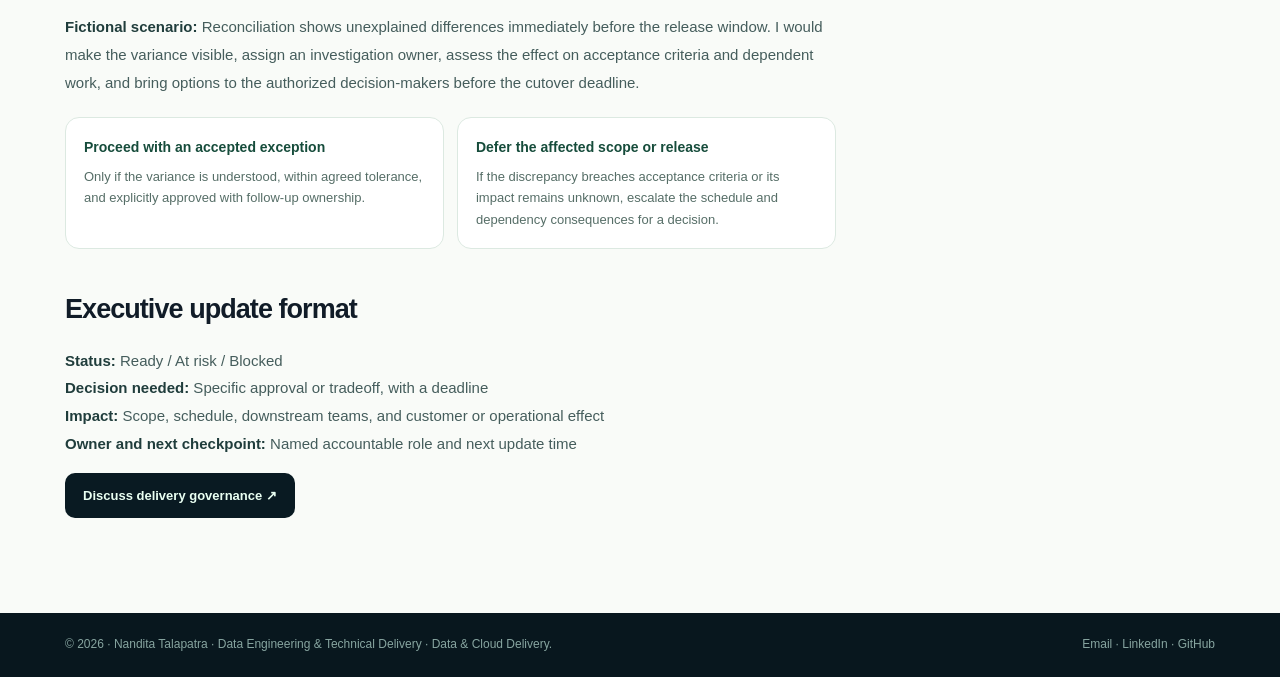
<file: projects/cutover-readiness.html>
<!DOCTYPE html>
<html lang="en"><head><meta charset="utf-8"/><meta content="width=device-width, initial-scale=1" name="viewport"/><meta content="Independent migration readiness work sample: quality gates, dependencies, rollback, approvals, and executive reporting." name="description"/><meta content="#0c252c" name="theme-color"/><title>Migration Cutover Readiness Sample | Nandita Talapatra</title><link href="../assets/styles.css" rel="stylesheet"/><script defer="" src="../assets/main.js"></script></head><body><a class="skip" href="#main">Skip to content</a>
<header class="site-header"><div class="container nav-wrap"><a aria-label="Nandita Talapatra portfolio home" class="brand" href="../index.html"><span class="brand-mark">NT.</span><span>Nandita Talapatra<small>Data Engineering &amp; Technical Delivery</small></span></a><button aria-controls="navlinks" aria-expanded="false" class="nav-toggle" data-menu-toggle="" type="button">Menu ☰</button><nav aria-label="Main navigation" class="nav-links" data-nav-links="" id="navlinks"><a href="../index.html#work">Selected work</a><a href="../index.html#about">About</a><a href="../index.html#experience">Experience</a><a href="../index.html#credentials">Credentials</a><a class="nav-action" href="../index.html#contact">Get in touch ↗</a><a class="resume-link" href="../resume/Nandita_Talapatra_Data_Engineer_Resume.pdf" rel="noopener noreferrer" target="_blank">Resume PDF ↗</a></nav></div></header>
<main id="main"><div class="container breadcrumb"><a href="../index.html#work">← Back to selected work</a></div><section class="detail-hero"><div class="container"><div class="eyebrow">Independent work sample · Delivery template</div><h1 class="serif">Migration Cutover Readiness</h1><p>A sample review framework for making a go-live decision across data, engineering, business, and operations.</p></div></section><div class="container detail-layout"><article class="prose"><div class="proof-note"><strong>Sample only:</strong> Created for this portfolio using fictional checkpoints. This is not an employer document, evidence of a past incident, or a completed project approval.</div><h2>Decision to support</h2><p>Can the planned release proceed with agreed acceptance criteria met, accountable owners, and a workable recovery plan? The project manager coordinates the evidence and escalates unresolved risks; authorized business and technical owners approve the release.</p><h2>Readiness checkpoints</h2><div class="table-scroll"><table class="readiness-table"><thead><tr><th>Gate</th><th>Evidence to review</th><th>Accountable role</th></tr></thead><tbody><tr><td>Scope and dependencies</td><td>Release scope agreed; upstream and downstream handoffs confirmed; unresolved dependencies recorded.</td><td>Workstream leads</td></tr><tr><td>Data reconciliation</td><td>Source-to-target counts, totals, exceptions, and agreed tolerances reviewed; exceptions assigned.</td><td>Data lead / business owner</td></tr><tr><td>SIT and UAT</td><td>Required tests completed; blocking defects resolved; remaining defects formally accepted.</td><td>QA lead / UAT owner</td></tr><tr><td>Cutover execution</td><td>Sequenced runbook, owners, timings, checkpoints, and communications confirmed.</td><td>Release lead</td></tr><tr><td>Recovery</td><td>Rollback triggers, decision deadline, recovery steps, and responsible owners agreed.</td><td>Engineering / operations</td></tr><tr><td>Production support</td><td>Monitoring, access, escalation contacts, support handoff, and post-release checks confirmed.</td><td>Operations lead</td></tr><tr><td>Approval</td><td>Residual risks, exceptions, and go / no-go decision documented by authorized approvers.</td><td>Business / technical approvers</td></tr></tbody></table></div><h2>Example escalation</h2><p><strong>Fictional scenario:</strong> Reconciliation shows unexplained differences immediately before the release window. I would make the variance visible, assign an investigation owner, assess the effect on acceptance criteria and dependent work, and bring options to the authorized decision-makers before the cutover deadline.</p><div class="decision-grid"><div class="decision-card"><strong>Proceed with an accepted exception</strong><p>Only if the variance is understood, within agreed tolerance, and explicitly approved with follow-up ownership.</p></div><div class="decision-card"><strong>Defer the affected scope or release</strong><p>If the discrepancy breaches acceptance criteria or its impact remains unknown, escalate the schedule and dependency consequences for a decision.</p></div></div><h2>Executive update format</h2><p><strong>Status:</strong> Ready / At risk / Blocked<br/><strong>Decision needed:</strong> Specific approval or tradeoff, with a deadline<br/><strong>Impact:</strong> Scope, schedule, downstream teams, and customer or operational effect<br/><strong>Owner and next checkpoint:</strong> Named accountable role and next update time</p><a class="button button-dark" href="mailto:nanditatalapatra9@gmail.com">Discuss delivery governance ↗</a></article><aside class="sidebar"><div class="side-box"><h3>What this demonstrates</h3><p>Dependency tracking, data quality gates, decision escalation, production readiness, and executive reporting.</p></div><div class="side-box"><h3>Related experience</h3><a class="mini-link" href="mufg-banking-modernization.html">Banking modernization ↗</a></div></aside></div></main>
<footer class="footer"><div class="container footer-inner"><span>© <span data-year="">2026</span> · Nandita Talapatra · Data Engineering &amp; Technical Delivery · Data &amp; Cloud Delivery.</span><span><a href="mailto:nanditatalapatra9@gmail.com">Email</a> · <a href="https://www.linkedin.com/in/ntalapatra/" rel="noopener noreferrer" target="_blank">LinkedIn</a> · <a href="https://github.com/nanditatalapatra" rel="noopener noreferrer" target="_blank">GitHub</a></span></div></footer></body></html>
</file>
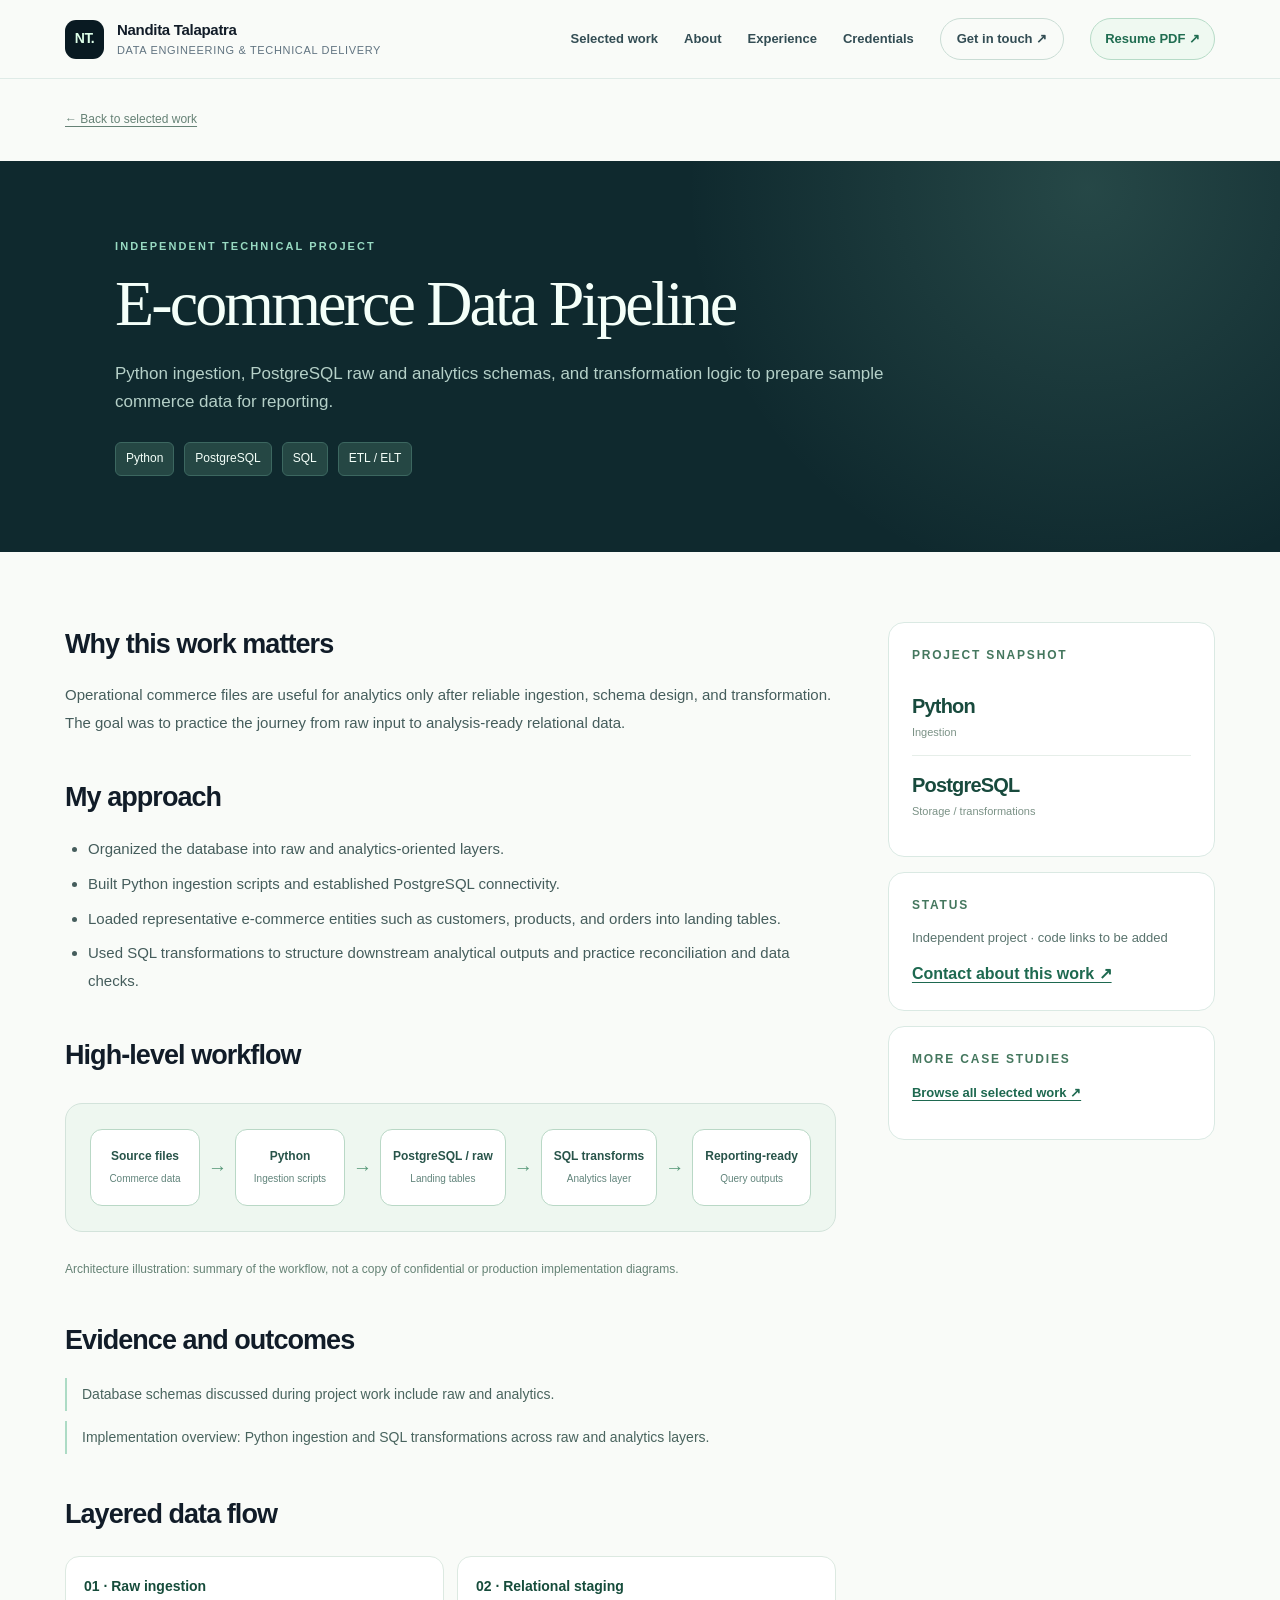
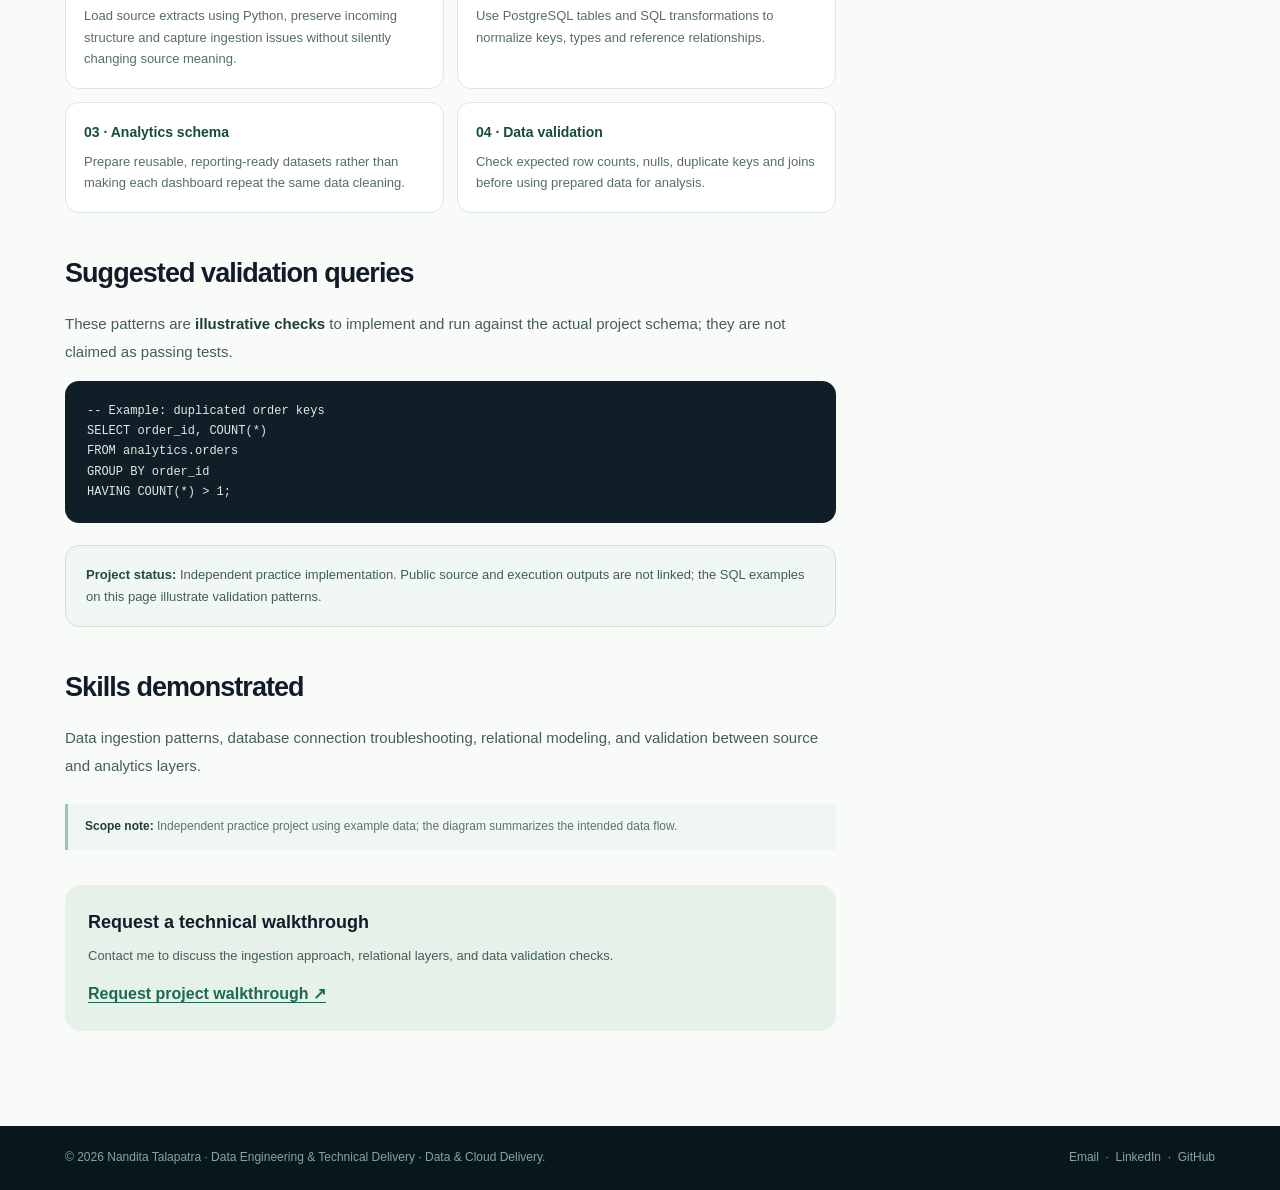
<file: projects/ecommerce-pipeline.html>
<!DOCTYPE html>
<html lang="en"><head><meta charset="utf-8"/><meta content="width=device-width, initial-scale=1" name="viewport"/><meta content="Python ingestion, PostgreSQL raw and analytics schemas, and transformation logic to prepare sample commerce data for reporting." name="description"/><meta content="#0c252c" name="theme-color"/><title>E-commerce Data Pipeline | Nandita Talapatra</title><link href="../assets/styles.css" rel="stylesheet"/><script defer="" src="../assets/main.js"></script></head><body><a class="skip" href="#main">Skip to content</a>
<header class="site-header"><div class="container nav-wrap">
<a aria-label="Nandita Talapatra portfolio home" class="brand" href="../index.html"><span class="brand-mark">NT.</span><span>Nandita Talapatra<small>Data Engineering &amp; Technical Delivery</small></span></a>
<button aria-controls="navlinks" aria-expanded="false" class="nav-toggle" data-menu-toggle="" type="button">Menu ☰</button>
<nav aria-label="Main navigation" class="nav-links" data-nav-links="" id="navlinks">
<a href="../index.html#work">Selected work</a><a href="../index.html#about">About</a><a href="../index.html#experience">Experience</a><a href="../index.html#credentials">Credentials</a><a class="nav-action" href="../index.html#contact">Get in touch ↗</a>
<a class="resume-link" href="../resume/Nandita_Talapatra_Data_Engineer_Resume.pdf" rel="noopener noreferrer" target="_blank">Resume PDF ↗</a></nav></div></header><main id="main"><div class="container breadcrumb"><a href="../index.html#work">← Back to selected work</a></div><section class="detail-hero"><div class="container"><div class="eyebrow">Independent technical project</div><h1 class="serif">E-commerce Data Pipeline</h1><p>Python ingestion, PostgreSQL raw and analytics schemas, and transformation logic to prepare sample commerce data for reporting.</p><div class="detail-tags"><span>Python</span><span>PostgreSQL</span><span>SQL</span><span>ETL / ELT</span></div></div></section><div class="container detail-layout"><article class="prose"><h2>Why this work matters</h2><p>Operational commerce files are useful for analytics only after reliable ingestion, schema design, and transformation. The goal was to practice the journey from raw input to analysis-ready relational data.</p><h2>My approach</h2><ul><li>Organized the database into raw and analytics-oriented layers.</li><li>Built Python ingestion scripts and established PostgreSQL connectivity.</li><li>Loaded representative e-commerce entities such as customers, products, and orders into landing tables.</li><li>Used SQL transformations to structure downstream analytical outputs and practice reconciliation and data checks.</li></ul><h2>High-level workflow</h2><div aria-label="Conceptual project flow" class="diagram" role="img"><div class="node">Source files<small>Commerce data</small></div><span aria-hidden="true" class="flow-next">→</span><div class="node">Python<small>Ingestion scripts</small></div><span aria-hidden="true" class="flow-next">→</span><div class="node">PostgreSQL / raw<small>Landing tables</small></div><span aria-hidden="true" class="flow-next">→</span><div class="node">SQL transforms<small>Analytics layer</small></div><span aria-hidden="true" class="flow-next">→</span><div class="node">Reporting-ready<small>Query outputs</small></div></div><p style="font-size:12px;color:#658275">Architecture illustration: summary of the workflow, not a copy of confidential or production implementation diagrams.</p><h2>Evidence and outcomes</h2><div class="evidence-list"><div>Database schemas discussed during project work include raw and analytics.</div><div>Implementation overview: Python ingestion and SQL transformations across raw and analytics layers.</div></div><h2>Layered data flow</h2><div class="decision-grid"><div class="decision-card"><strong>01 · Raw ingestion</strong><p>Load source extracts using Python, preserve incoming structure and capture ingestion issues without silently changing source meaning.</p></div><div class="decision-card"><strong>02 · Relational staging</strong><p>Use PostgreSQL tables and SQL transformations to normalize keys, types and reference relationships.</p></div><div class="decision-card"><strong>03 · Analytics schema</strong><p>Prepare reusable, reporting-ready datasets rather than making each dashboard repeat the same data cleaning.</p></div><div class="decision-card"><strong>04 · Data validation</strong><p>Check expected row counts, nulls, duplicate keys and joins before using prepared data for analysis.</p></div></div><h2>Suggested validation queries</h2><p>These patterns are <strong>illustrative checks</strong> to implement and run against the actual project schema; they are not claimed as passing tests.</p><pre class="code-demo">-- Example: duplicated order keys
SELECT order_id, COUNT(*)
FROM analytics.orders
GROUP BY order_id
HAVING COUNT(*) &gt; 1;</pre><div class="proof-note"><strong>Project status:</strong> Independent practice implementation. Public source and execution outputs are not linked; the SQL examples on this page illustrate validation patterns.</div><h2>Skills demonstrated</h2><p>Data ingestion patterns, database connection troubleshooting, relational modeling, and validation between source and analytics layers.</p><div class="disclosure"><strong>Scope note:</strong> Independent practice project using example data; the diagram summarizes the intended data flow.</div><div class="cta-box"><h3>Request a technical walkthrough</h3><p>Contact me to discuss the ingestion approach, relational layers, and data validation checks.</p><a class="mini-link" href="mailto:nanditatalapatra9@gmail.com?subject=E-commerce%20Data%20Pipeline%20Walkthrough">Request project walkthrough ↗</a></div></article><aside class="sidebar"><div class="side-box"><h3>Project snapshot</h3><div class="fact"><strong>Python</strong><span>Ingestion</span></div><div class="fact"><strong>PostgreSQL</strong><span>Storage / transformations</span></div></div><div class="side-box"><h3>Status</h3><p>Independent project · code links to be added</p><a class="mini-link" href="../index.html#contact">Contact about this work ↗</a></div><div class="side-box"><h3>More case studies</h3><p><a class="mini-link" href="../index.html#work">Browse all selected work ↗</a></p></div></aside></div></main><footer class="footer"><div class="container footer-inner"><span>© <span data-year="">2026  ·  <a href="../resume/Nandita_Talapatra_Data_Engineer_Resume.pdf" rel="noopener noreferrer" target="_blank">Resume PDF</a></span> Nandita Talapatra · Data Engineering &amp; Technical Delivery · Data &amp; Cloud Delivery.</span><span><a href="mailto:nanditatalapatra9@gmail.com">Email</a>  ·  <a href="https://www.linkedin.com/in/ntalapatra/" rel="noopener noreferrer" target="_blank">LinkedIn</a>  ·  <a href="https://github.com/nanditatalapatra" rel="noopener noreferrer" target="_blank">GitHub</a></span></div></footer></body></html>
</file>
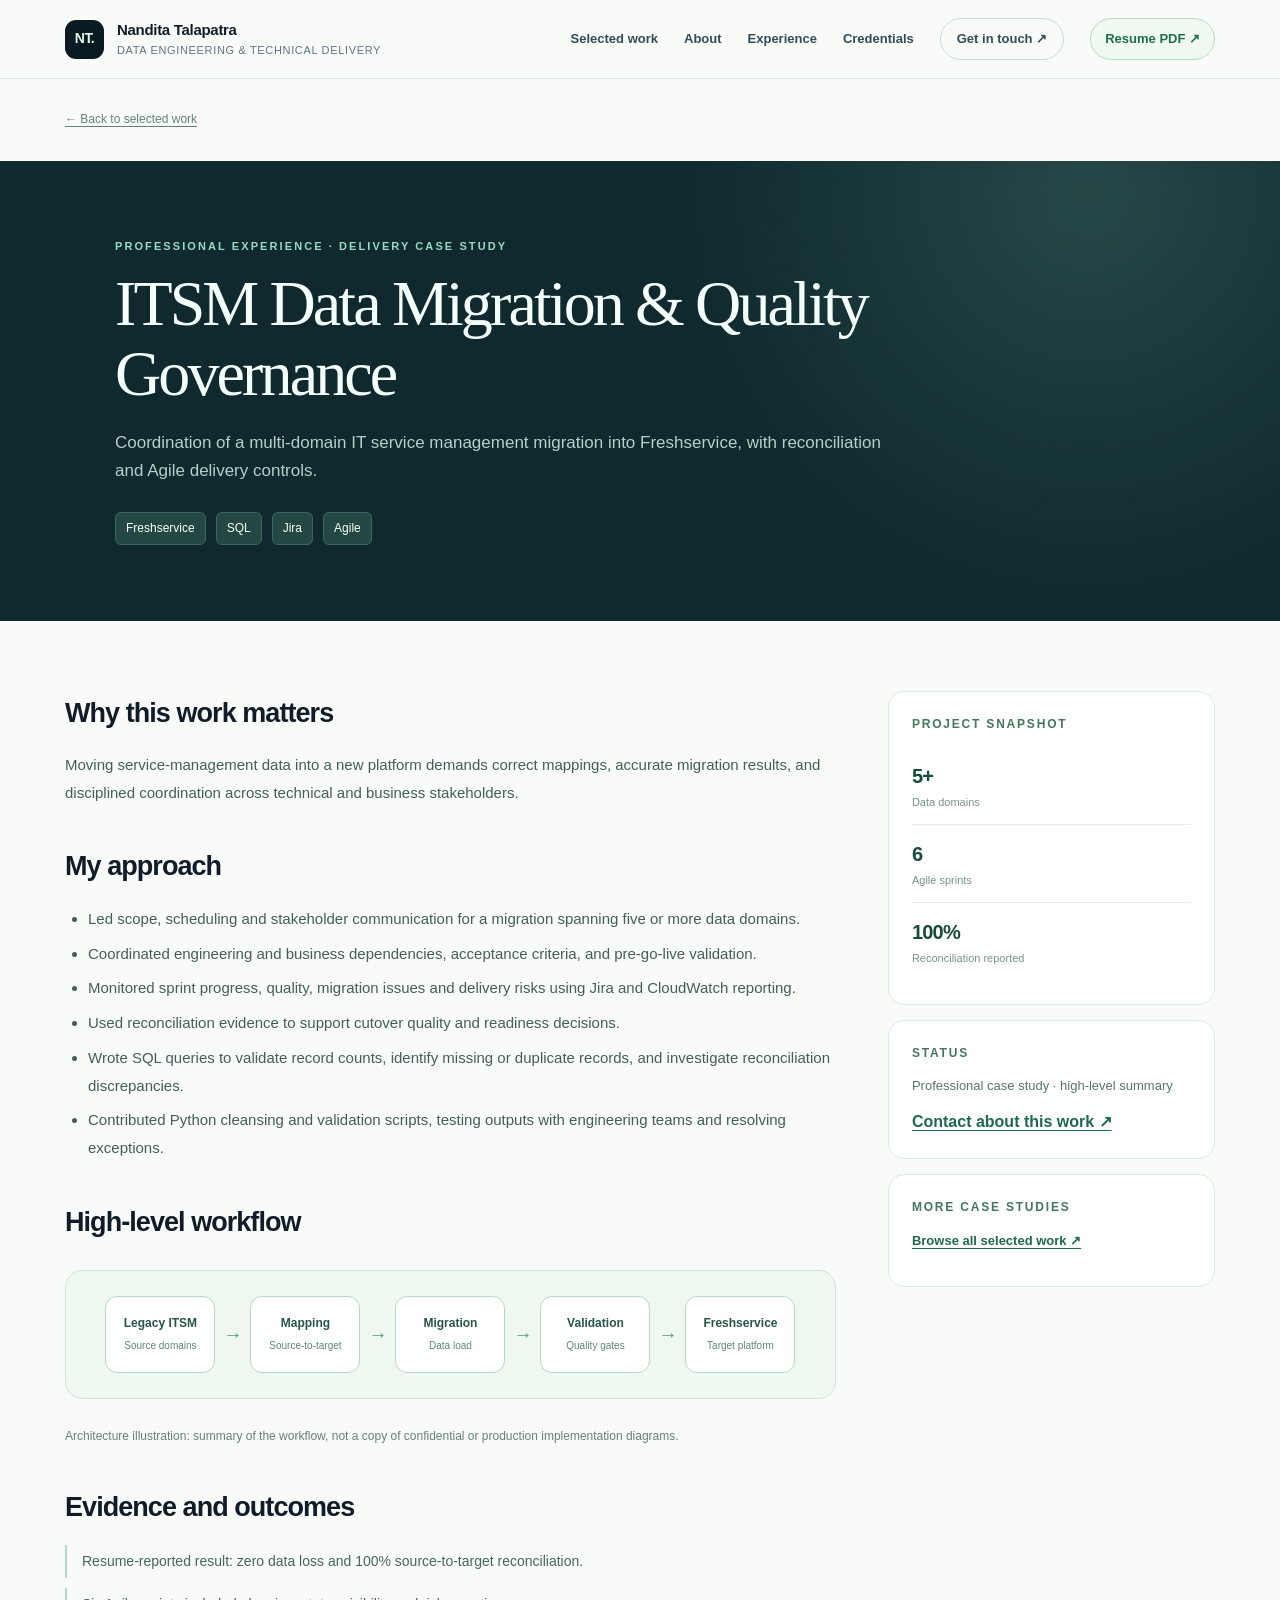
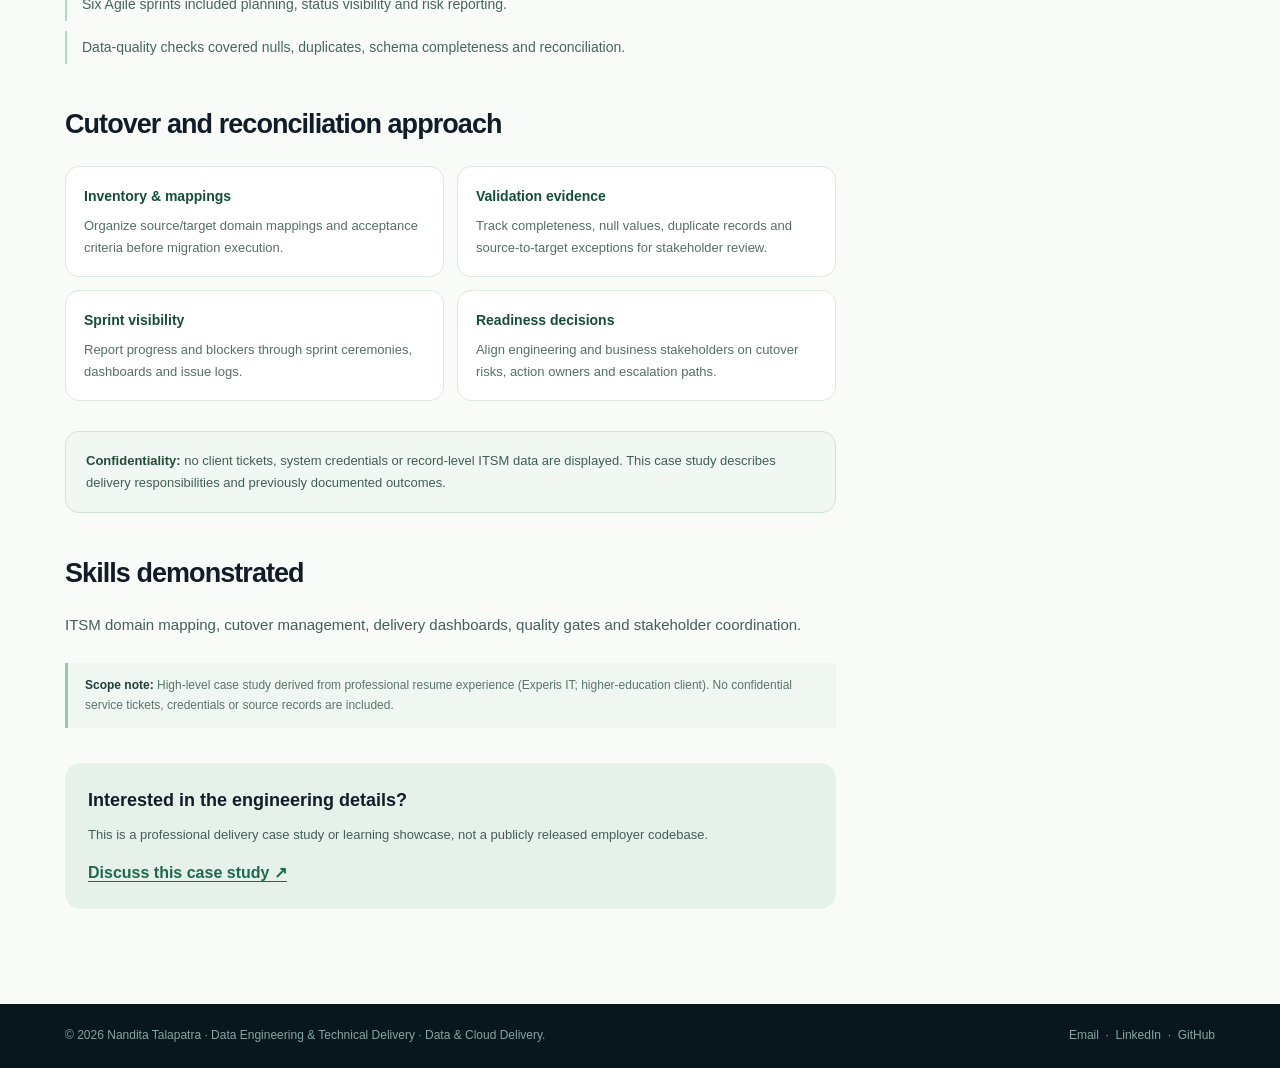
<file: projects/itsm-migration.html>
<!DOCTYPE html>

<html lang="en"><head><meta charset="utf-8"/><meta content="width=device-width, initial-scale=1" name="viewport"/><meta content="Coordination of a multi-domain IT service management migration into Freshservice, with reconciliation and Agile delivery controls." name="description"/><meta content="#0c252c" name="theme-color"/><title>ITSM Data Migration &amp; Quality Governance | Nandita Talapatra</title><link href="../assets/styles.css" rel="stylesheet"/><script defer="" src="../assets/main.js"></script></head><body><a class="skip" href="#main">Skip to content</a>
<header class="site-header"><div class="container nav-wrap">
<a aria-label="Nandita Talapatra portfolio home" class="brand" href="../index.html"><span class="brand-mark">NT.</span><span>Nandita Talapatra<small>Data Engineering &amp; Technical Delivery</small></span></a>
<button aria-controls="navlinks" aria-expanded="false" class="nav-toggle" data-menu-toggle="" type="button">Menu ☰</button>
<nav aria-label="Main navigation" class="nav-links" data-nav-links="" id="navlinks">
<a href="../index.html#work">Selected work</a><a href="../index.html#about">About</a><a href="../index.html#experience">Experience</a><a href="../index.html#credentials">Credentials</a><a class="nav-action" href="../index.html#contact">Get in touch ↗</a>
<a class="resume-link" href="../resume/Nandita_Talapatra_Data_Engineer_Resume.pdf" rel="noopener noreferrer" target="_blank">Resume PDF ↗</a></nav></div></header><main id="main"><div class="container breadcrumb"><a href="../index.html#work">← Back to selected work</a></div><section class="detail-hero"><div class="container"><div class="eyebrow">Professional experience · delivery case study</div><h1 class="serif">ITSM Data Migration &amp; Quality Governance</h1><p>Coordination of a multi-domain IT service management migration into Freshservice, with reconciliation and Agile delivery controls.</p><div class="detail-tags"><span>Freshservice</span><span>SQL</span><span>Jira</span><span>Agile</span></div></div></section><div class="container detail-layout"><article class="prose"><h2>Why this work matters</h2><p>Moving service-management data into a new platform demands correct mappings, accurate migration results, and disciplined coordination across technical and business stakeholders.</p><h2>My approach</h2><ul><li>Led scope, scheduling and stakeholder communication for a migration spanning five or more data domains.</li><li>Coordinated engineering and business dependencies, acceptance criteria, and pre-go-live validation.</li><li>Monitored sprint progress, quality, migration issues and delivery risks using Jira and CloudWatch reporting.</li><li>Used reconciliation evidence to support cutover quality and readiness decisions.</li><li>Wrote SQL queries to validate record counts, identify missing or duplicate records, and investigate reconciliation discrepancies.</li><li>Contributed Python cleansing and validation scripts, testing outputs with engineering teams and resolving exceptions.</li></ul><h2>High-level workflow</h2><div aria-label="Conceptual project flow" class="diagram" role="img"><div class="node">Legacy ITSM<small>Source domains</small></div><span aria-hidden="true" class="flow-next">→</span><div class="node">Mapping<small>Source-to-target</small></div><span aria-hidden="true" class="flow-next">→</span><div class="node">Migration<small>Data load</small></div><span aria-hidden="true" class="flow-next">→</span><div class="node">Validation<small>Quality gates</small></div><span aria-hidden="true" class="flow-next">→</span><div class="node">Freshservice<small>Target platform</small></div></div><p style="font-size:12px;color:#658275">Architecture illustration: summary of the workflow, not a copy of confidential or production implementation diagrams.</p><h2>Evidence and outcomes</h2><div class="evidence-list"><div>Resume-reported result: zero data loss and 100% source-to-target reconciliation.</div><div>Six Agile sprints included planning, status visibility and risk reporting.</div><div>Data-quality checks covered nulls, duplicates, schema completeness and reconciliation.</div></div><h2>Cutover and reconciliation approach</h2><div class="decision-grid"><div class="decision-card"><strong>Inventory &amp; mappings</strong><p>Organize source/target domain mappings and acceptance criteria before migration execution.</p></div><div class="decision-card"><strong>Validation evidence</strong><p>Track completeness, null values, duplicate records and source-to-target exceptions for stakeholder review.</p></div><div class="decision-card"><strong>Sprint visibility</strong><p>Report progress and blockers through sprint ceremonies, dashboards and issue logs.</p></div><div class="decision-card"><strong>Readiness decisions</strong><p>Align engineering and business stakeholders on cutover risks, action owners and escalation paths.</p></div></div><div class="proof-note"><strong>Confidentiality:</strong> no client tickets, system credentials or record-level ITSM data are displayed. This case study describes delivery responsibilities and previously documented outcomes.</div><h2>Skills demonstrated</h2><p>ITSM domain mapping, cutover management, delivery dashboards, quality gates and stakeholder coordination.</p><div class="disclosure"><strong>Scope note:</strong> High-level case study derived from professional resume experience (Experis IT; higher-education client). No confidential service tickets, credentials or source records are included.</div><div class="cta-box"><h3>Interested in the engineering details?</h3><p>This is a professional delivery case study or learning showcase, not a publicly released employer codebase.</p><a class="mini-link" href="mailto:nanditatalapatra9@gmail.com?subject=Portfolio%20Case%20Study%20Discussion" rel="noopener noreferrer" target="_blank">Discuss this case study ↗</a></div></article><aside class="sidebar"><div class="side-box"><h3>Project snapshot</h3><div class="fact"><strong>5+</strong><span>Data domains</span></div><div class="fact"><strong>6</strong><span>Agile sprints</span></div><div class="fact"><strong>100%</strong><span>Reconciliation reported</span></div></div><div class="side-box"><h3>Status</h3><p>Professional case study · high-level summary</p><a class="mini-link" href="../index.html#contact">Contact about this work ↗</a></div><div class="side-box"><h3>More case studies</h3><p><a class="mini-link" href="../index.html#work">Browse all selected work ↗</a></p></div></aside></div></main><footer class="footer"><div class="container footer-inner"><span>© <span data-year="">2026  ·  <a href="../resume/Nandita_Talapatra_Data_Engineer_Resume.pdf" rel="noopener noreferrer" target="_blank">Resume PDF</a></span> Nandita Talapatra · Data Engineering &amp; Technical Delivery · Data &amp; Cloud Delivery.</span><span><a href="mailto:nanditatalapatra9@gmail.com">Email</a>  ·  <a href="https://www.linkedin.com/in/ntalapatra/" rel="noopener noreferrer" target="_blank">LinkedIn</a>  ·  <a href="https://github.com/nanditatalapatra" rel="noopener noreferrer" target="_blank">GitHub</a></span></div></footer></body></html>
</file>
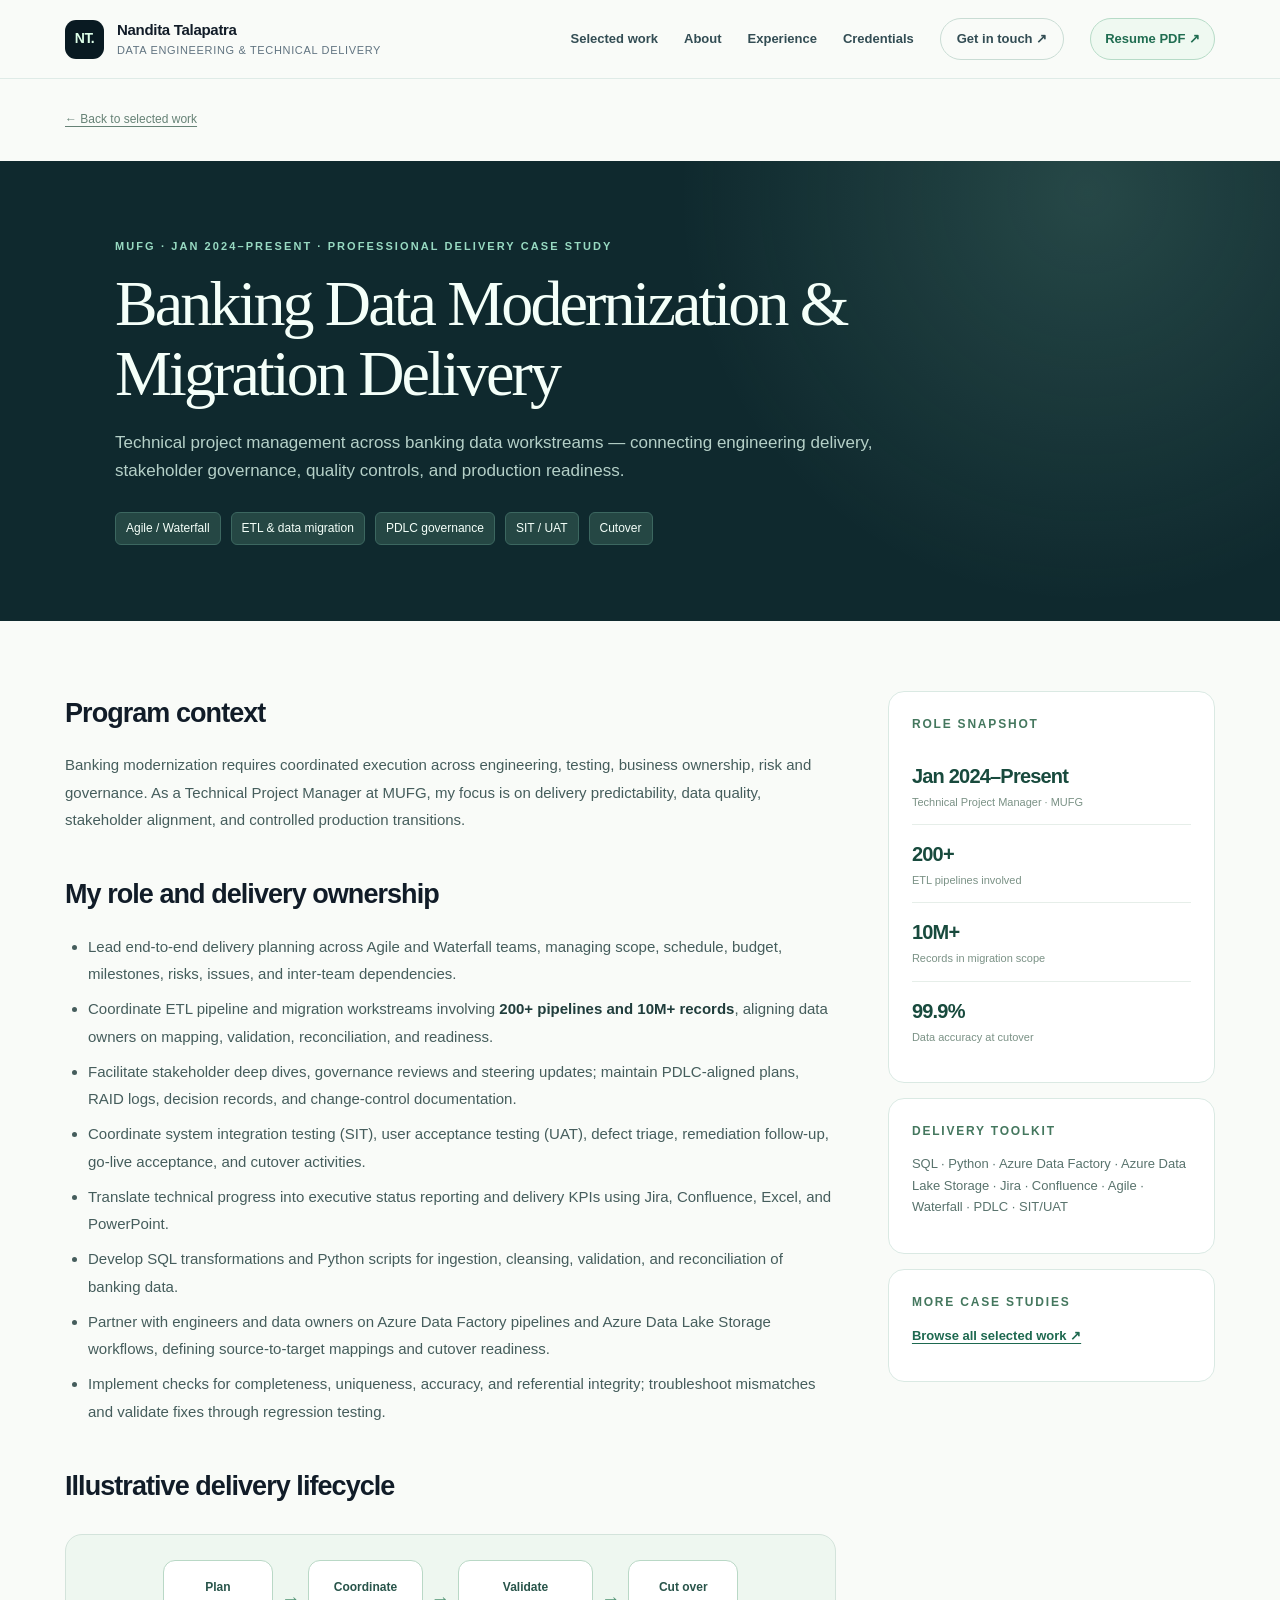
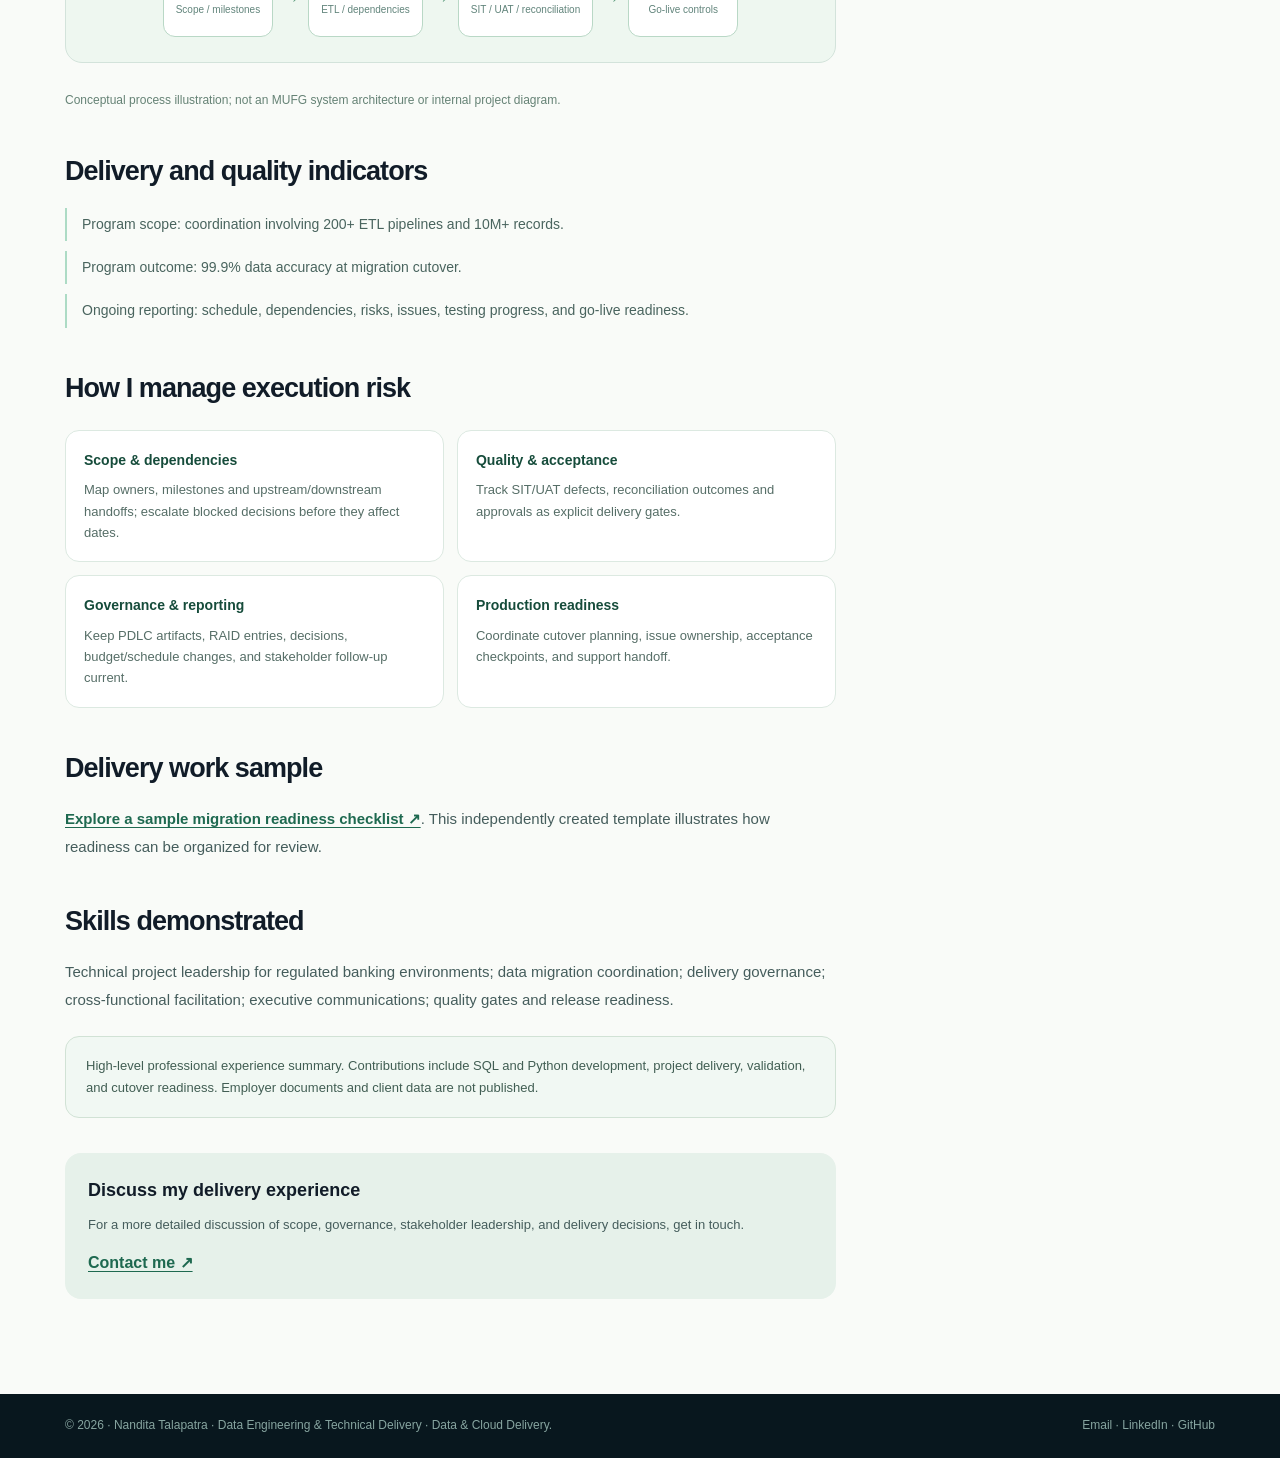
<file: projects/mufg-banking-modernization.html>
<!DOCTYPE html>

<html lang="en"><head><meta charset="utf-8"/><meta content="width=device-width, initial-scale=1" name="viewport"/><meta content="MUFG technical project management case study: banking data modernization, data migration governance, testing, reconciliation, and go-live readiness." name="description"/><meta content="#0c252c" name="theme-color"/><title>MUFG Banking Data Modernization | Nandita Talapatra</title><link href="../assets/styles.css" rel="stylesheet"/><script defer="" src="../assets/main.js"></script></head><body><a class="skip" href="#main">Skip to content</a>
<header class="site-header"><div class="container nav-wrap"><a aria-label="Nandita Talapatra portfolio home" class="brand" href="../index.html"><span class="brand-mark">NT.</span><span>Nandita Talapatra<small>Data Engineering &amp; Technical Delivery</small></span></a><button aria-controls="navlinks" aria-expanded="false" class="nav-toggle" data-menu-toggle="" type="button">Menu ☰</button><nav aria-label="Main navigation" class="nav-links" data-nav-links="" id="navlinks"><a href="../index.html#work">Selected work</a><a href="../index.html#about">About</a><a href="../index.html#experience">Experience</a><a href="../index.html#credentials">Credentials</a><a class="nav-action" href="../index.html#contact">Get in touch ↗</a><a class="resume-link" href="../resume/Nandita_Talapatra_Data_Engineer_Resume.pdf" rel="noopener noreferrer" target="_blank">Resume PDF ↗</a></nav></div></header>
<main id="main"><div class="container breadcrumb"><a href="../index.html#work">← Back to selected work</a></div><section class="detail-hero"><div class="container"><div class="eyebrow">MUFG · Jan 2024–Present · Professional delivery case study</div><h1 class="serif">Banking Data Modernization &amp; Migration Delivery</h1><p>Technical project management across banking data workstreams — connecting engineering delivery, stakeholder governance, quality controls, and production readiness.</p><div class="detail-tags"><span>Agile / Waterfall</span><span>ETL &amp; data migration</span><span>PDLC governance</span><span>SIT / UAT</span><span>Cutover</span></div></div></section>
<div class="container detail-layout"><article class="prose"><h2>Program context</h2><p>Banking modernization requires coordinated execution across engineering, testing, business ownership, risk and governance. As a Technical Project Manager at MUFG, my focus is on delivery predictability, data quality, stakeholder alignment, and controlled production transitions.</p><h2>My role and delivery ownership</h2><ul><li>Lead end-to-end delivery planning across Agile and Waterfall teams, managing scope, schedule, budget, milestones, risks, issues, and inter-team dependencies.</li><li>Coordinate ETL pipeline and migration workstreams involving <strong>200+ pipelines and 10M+ records</strong>, aligning data owners on mapping, validation, reconciliation, and readiness.</li><li>Facilitate stakeholder deep dives, governance reviews and steering updates; maintain PDLC-aligned plans, RAID logs, decision records, and change-control documentation.</li><li>Coordinate system integration testing (SIT), user acceptance testing (UAT), defect triage, remediation follow-up, go-live acceptance, and cutover activities.</li><li>Translate technical progress into executive status reporting and delivery KPIs using Jira, Confluence, Excel, and PowerPoint.</li><li>Develop SQL transformations and Python scripts for ingestion, cleansing, validation, and reconciliation of banking data.</li><li>Partner with engineers and data owners on Azure Data Factory pipelines and Azure Data Lake Storage workflows, defining source-to-target mappings and cutover readiness.</li><li>Implement checks for completeness, uniqueness, accuracy, and referential integrity; troubleshoot mismatches and validate fixes through regression testing.</li></ul>
<h2>Illustrative delivery lifecycle</h2><div aria-label="Conceptual banking program delivery workflow" class="diagram" role="img"><div class="node">Plan<small>Scope / milestones</small></div><span aria-hidden="true" class="flow-next">→</span><div class="node">Coordinate<small>ETL / dependencies</small></div><span aria-hidden="true" class="flow-next">→</span><div class="node">Validate<small>SIT / UAT / reconciliation</small></div><span aria-hidden="true" class="flow-next">→</span><div class="node">Cut over<small>Go-live controls</small></div></div><p style="font-size:12px;color:#658275">Conceptual process illustration; not an MUFG system architecture or internal project diagram.</p>
<h2>Delivery and quality indicators</h2><div class="evidence-list"><div>Program scope: coordination involving 200+ ETL pipelines and 10M+ records.</div><div>Program outcome: 99.9% data accuracy at migration cutover.</div><div>Ongoing reporting: schedule, dependencies, risks, issues, testing progress, and go-live readiness.</div></div>
<h2>How I manage execution risk</h2><div class="decision-grid"><div class="decision-card"><strong>Scope &amp; dependencies</strong><p>Map owners, milestones and upstream/downstream handoffs; escalate blocked decisions before they affect dates.</p></div><div class="decision-card"><strong>Quality &amp; acceptance</strong><p>Track SIT/UAT defects, reconciliation outcomes and approvals as explicit delivery gates.</p></div><div class="decision-card"><strong>Governance &amp; reporting</strong><p>Keep PDLC artifacts, RAID entries, decisions, budget/schedule changes, and stakeholder follow-up current.</p></div><div class="decision-card"><strong>Production readiness</strong><p>Coordinate cutover planning, issue ownership, acceptance checkpoints, and support handoff.</p></div></div>
<h2>Delivery work sample</h2><p><a class="mini-link" href="cutover-readiness.html">Explore a sample migration readiness checklist ↗</a>. This independently created template illustrates how readiness can be organized for review.</p><h2>Skills demonstrated</h2><p>Technical project leadership for regulated banking environments; data migration coordination; delivery governance; cross-functional facilitation; executive communications; quality gates and release readiness.</p><div class="proof-note">High-level professional experience summary. Contributions include SQL and Python development, project delivery, validation, and cutover readiness. Employer documents and client data are not published.</div><div class="cta-box"><h3>Discuss my delivery experience</h3><p>For a more detailed discussion of scope, governance, stakeholder leadership, and delivery decisions, get in touch.</p><a class="mini-link" href="mailto:nanditatalapatra9@gmail.com?subject=MUFG%20Banking%20Modernization%20Portfolio" rel="noopener noreferrer" target="_blank">Contact me ↗</a></div></article>
<aside class="sidebar"><div class="side-box"><h3>Role snapshot</h3><div class="fact"><strong>Jan 2024–Present</strong><span>Technical Project Manager · MUFG</span></div><div class="fact"><strong>200+</strong><span>ETL pipelines involved</span></div><div class="fact"><strong>10M+</strong><span>Records in migration scope</span></div><div class="fact"><strong>99.9%</strong><span>Data accuracy at cutover</span></div></div><div class="side-box"><h3>Delivery toolkit</h3><p>SQL · Python · Azure Data Factory · Azure Data Lake Storage · Jira · Confluence · Agile · Waterfall · PDLC · SIT/UAT</p></div><div class="side-box"><h3>More case studies</h3><p><a class="mini-link" href="../index.html#work">Browse all selected work ↗</a></p></div></aside></div></main>
<footer class="footer"><div class="container footer-inner"><span>© <span data-year="">2026</span> · Nandita Talapatra · Data Engineering &amp; Technical Delivery · Data &amp; Cloud Delivery.</span><span><a href="mailto:nanditatalapatra9@gmail.com">Email</a> · <a href="https://www.linkedin.com/in/ntalapatra/" rel="noopener noreferrer" target="_blank">LinkedIn</a> · <a href="https://github.com/nanditatalapatra" rel="noopener noreferrer" target="_blank">GitHub</a></span></div></footer></body></html>
</file>
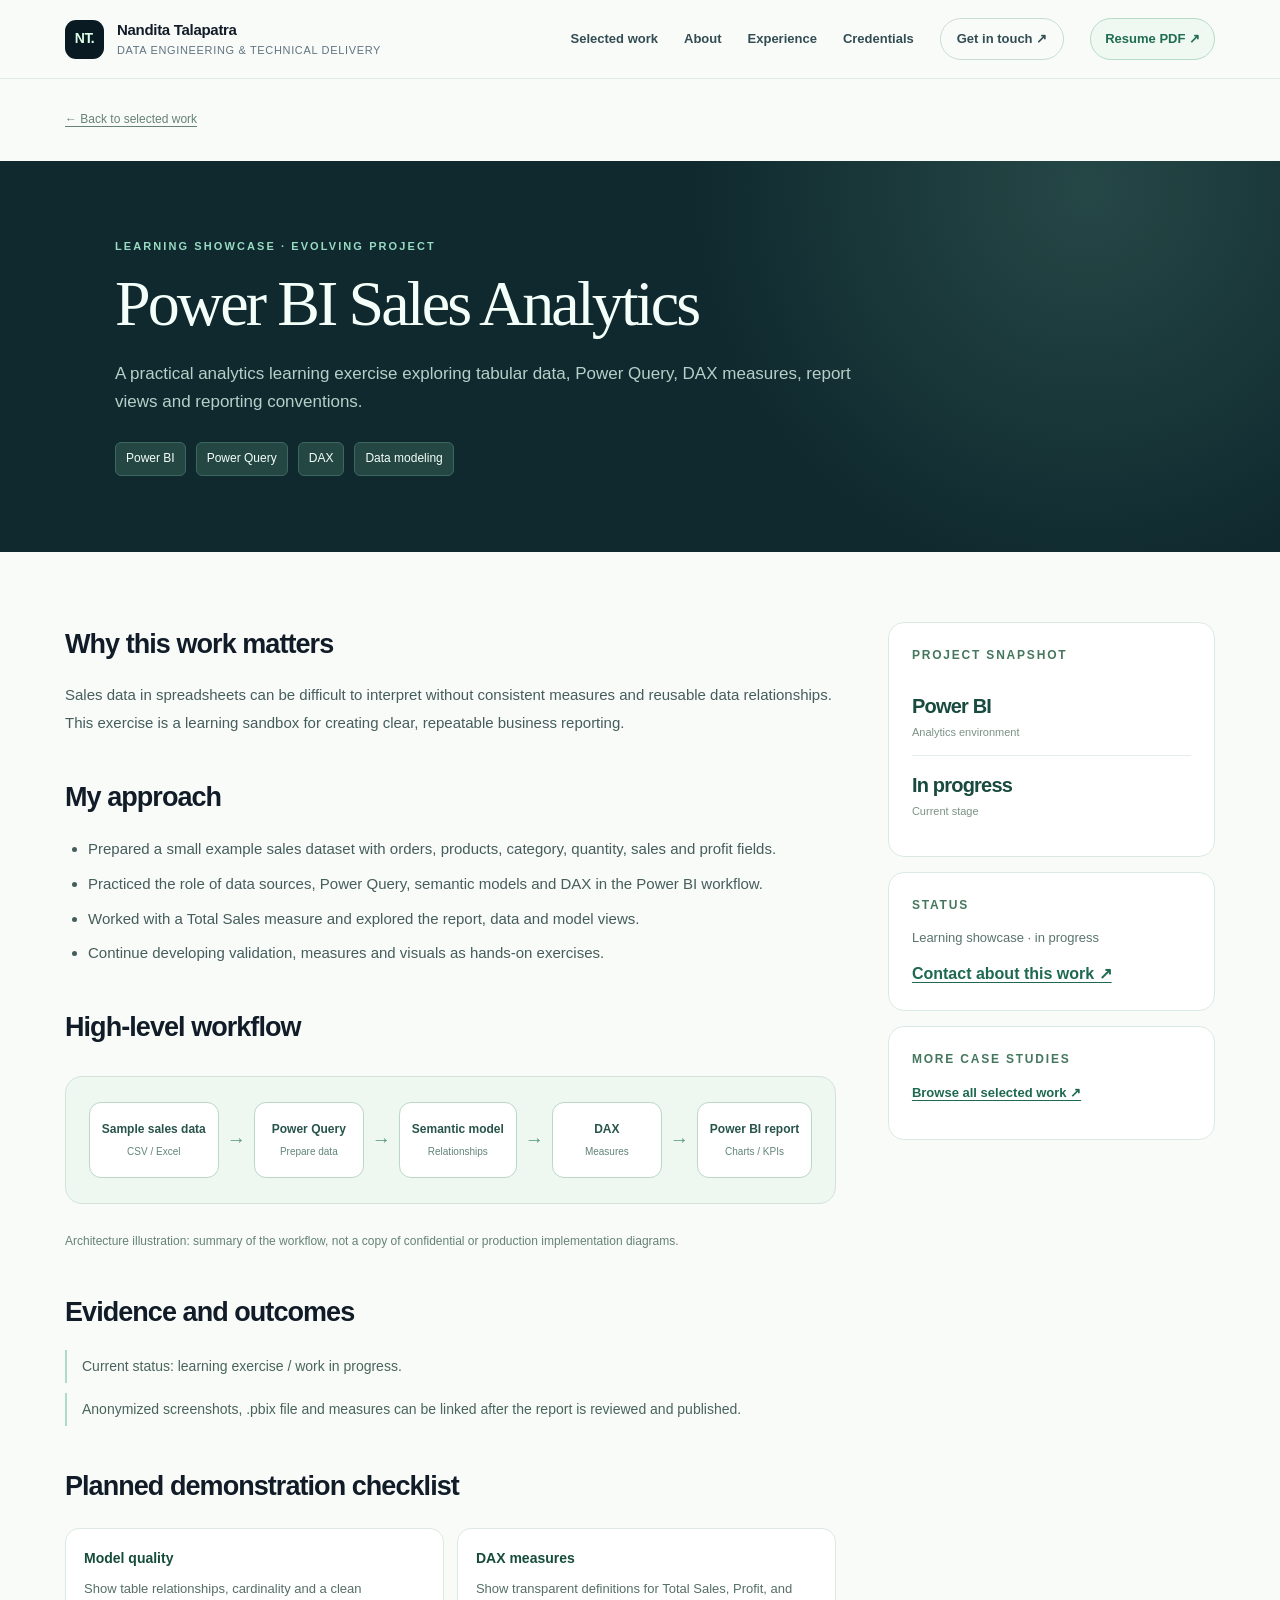
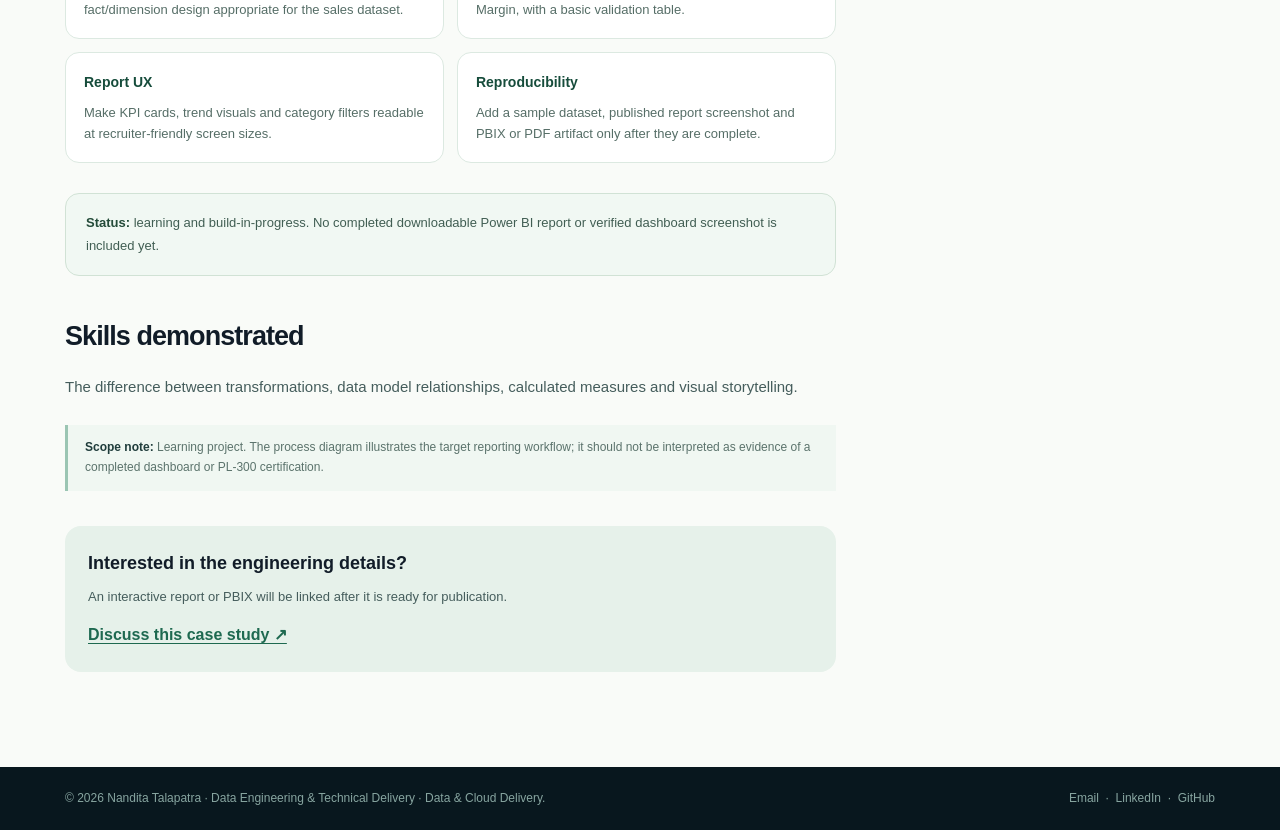
<file: projects/power-bi-analytics.html>
<!DOCTYPE html>
<html lang="en"><head><meta charset="utf-8"/><meta content="width=device-width, initial-scale=1" name="viewport"/><meta content="A practical analytics learning exercise exploring tabular data, Power Query, DAX measures, report views and reporting conventions." name="description"/><meta content="#0c252c" name="theme-color"/><title>Power BI Sales Analytics | Nandita Talapatra</title><link href="../assets/styles.css" rel="stylesheet"/><script defer="" src="../assets/main.js"></script></head><body><a class="skip" href="#main">Skip to content</a>
<header class="site-header"><div class="container nav-wrap">
<a aria-label="Nandita Talapatra portfolio home" class="brand" href="../index.html"><span class="brand-mark">NT.</span><span>Nandita Talapatra<small>Data Engineering &amp; Technical Delivery</small></span></a>
<button aria-controls="navlinks" aria-expanded="false" class="nav-toggle" data-menu-toggle="" type="button">Menu ☰</button>
<nav aria-label="Main navigation" class="nav-links" data-nav-links="" id="navlinks">
<a href="../index.html#work">Selected work</a><a href="../index.html#about">About</a><a href="../index.html#experience">Experience</a><a href="../index.html#credentials">Credentials</a><a class="nav-action" href="../index.html#contact">Get in touch ↗</a>
<a class="resume-link" href="../resume/Nandita_Talapatra_Data_Engineer_Resume.pdf" rel="noopener noreferrer" target="_blank">Resume PDF ↗</a></nav></div></header><main id="main"><div class="container breadcrumb"><a href="../index.html#work">← Back to selected work</a></div><section class="detail-hero"><div class="container"><div class="eyebrow">Learning showcase · evolving project</div><h1 class="serif">Power BI Sales Analytics</h1><p>A practical analytics learning exercise exploring tabular data, Power Query, DAX measures, report views and reporting conventions.</p><div class="detail-tags"><span>Power BI</span><span>Power Query</span><span>DAX</span><span>Data modeling</span></div></div></section><div class="container detail-layout"><article class="prose"><h2>Why this work matters</h2><p>Sales data in spreadsheets can be difficult to interpret without consistent measures and reusable data relationships. This exercise is a learning sandbox for creating clear, repeatable business reporting.</p><h2>My approach</h2><ul><li>Prepared a small example sales dataset with orders, products, category, quantity, sales and profit fields.</li><li>Practiced the role of data sources, Power Query, semantic models and DAX in the Power BI workflow.</li><li>Worked with a Total Sales measure and explored the report, data and model views.</li><li>Continue developing validation, measures and visuals as hands-on exercises.</li></ul><h2>High-level workflow</h2><div aria-label="Conceptual project flow" class="diagram" role="img"><div class="node">Sample sales data<small>CSV / Excel</small></div><span aria-hidden="true" class="flow-next">→</span><div class="node">Power Query<small>Prepare data</small></div><span aria-hidden="true" class="flow-next">→</span><div class="node">Semantic model<small>Relationships</small></div><span aria-hidden="true" class="flow-next">→</span><div class="node">DAX<small>Measures</small></div><span aria-hidden="true" class="flow-next">→</span><div class="node">Power BI report<small>Charts / KPIs</small></div></div><p style="font-size:12px;color:#658275">Architecture illustration: summary of the workflow, not a copy of confidential or production implementation diagrams.</p><h2>Evidence and outcomes</h2><div class="evidence-list"><div>Current status: learning exercise / work in progress.</div><div>Anonymized screenshots, .pbix file and measures can be linked after the report is reviewed and published.</div></div><h2>Planned demonstration checklist</h2><div class="decision-grid"><div class="decision-card"><strong>Model quality</strong><p>Show table relationships, cardinality and a clean fact/dimension design appropriate for the sales dataset.</p></div><div class="decision-card"><strong>DAX measures</strong><p>Show transparent definitions for Total Sales, Profit, and Margin, with a basic validation table.</p></div><div class="decision-card"><strong>Report UX</strong><p>Make KPI cards, trend visuals and category filters readable at recruiter-friendly screen sizes.</p></div><div class="decision-card"><strong>Reproducibility</strong><p>Add a sample dataset, published report screenshot and PBIX or PDF artifact only after they are complete.</p></div></div><div class="proof-note"><strong>Status:</strong> learning and build-in-progress. No completed downloadable Power BI report or verified dashboard screenshot is included yet.</div><h2>Skills demonstrated</h2><p>The difference between transformations, data model relationships, calculated measures and visual storytelling.</p><div class="disclosure"><strong>Scope note:</strong> Learning project. The process diagram illustrates the target reporting workflow; it should not be interpreted as evidence of a completed dashboard or PL-300 certification.</div><div class="cta-box"><h3>Interested in the engineering details?</h3><p>An interactive report or PBIX will be linked after it is ready for publication.</p><a class="mini-link" href="mailto:nanditatalapatra9@gmail.com?subject=Portfolio%20Case%20Study%20Discussion" rel="noopener noreferrer" target="_blank">Discuss this case study ↗</a></div></article><aside class="sidebar"><div class="side-box"><h3>Project snapshot</h3><div class="fact"><strong>Power BI</strong><span>Analytics environment</span></div><div class="fact"><strong>In progress</strong><span>Current stage</span></div></div><div class="side-box"><h3>Status</h3><p>Learning showcase · in progress</p><a class="mini-link" href="../index.html#contact">Contact about this work ↗</a></div><div class="side-box"><h3>More case studies</h3><p><a class="mini-link" href="../index.html#work">Browse all selected work ↗</a></p></div></aside></div></main><footer class="footer"><div class="container footer-inner"><span>© <span data-year="">2026  ·  <a href="../resume/Nandita_Talapatra_Data_Engineer_Resume.pdf" rel="noopener noreferrer" target="_blank">Resume PDF</a></span> Nandita Talapatra · Data Engineering &amp; Technical Delivery · Data &amp; Cloud Delivery.</span><span><a href="mailto:nanditatalapatra9@gmail.com">Email</a>  ·  <a href="https://www.linkedin.com/in/ntalapatra/" rel="noopener noreferrer" target="_blank">LinkedIn</a>  ·  <a href="https://github.com/nanditatalapatra" rel="noopener noreferrer" target="_blank">GitHub</a></span></div></footer></body></html>
</file>
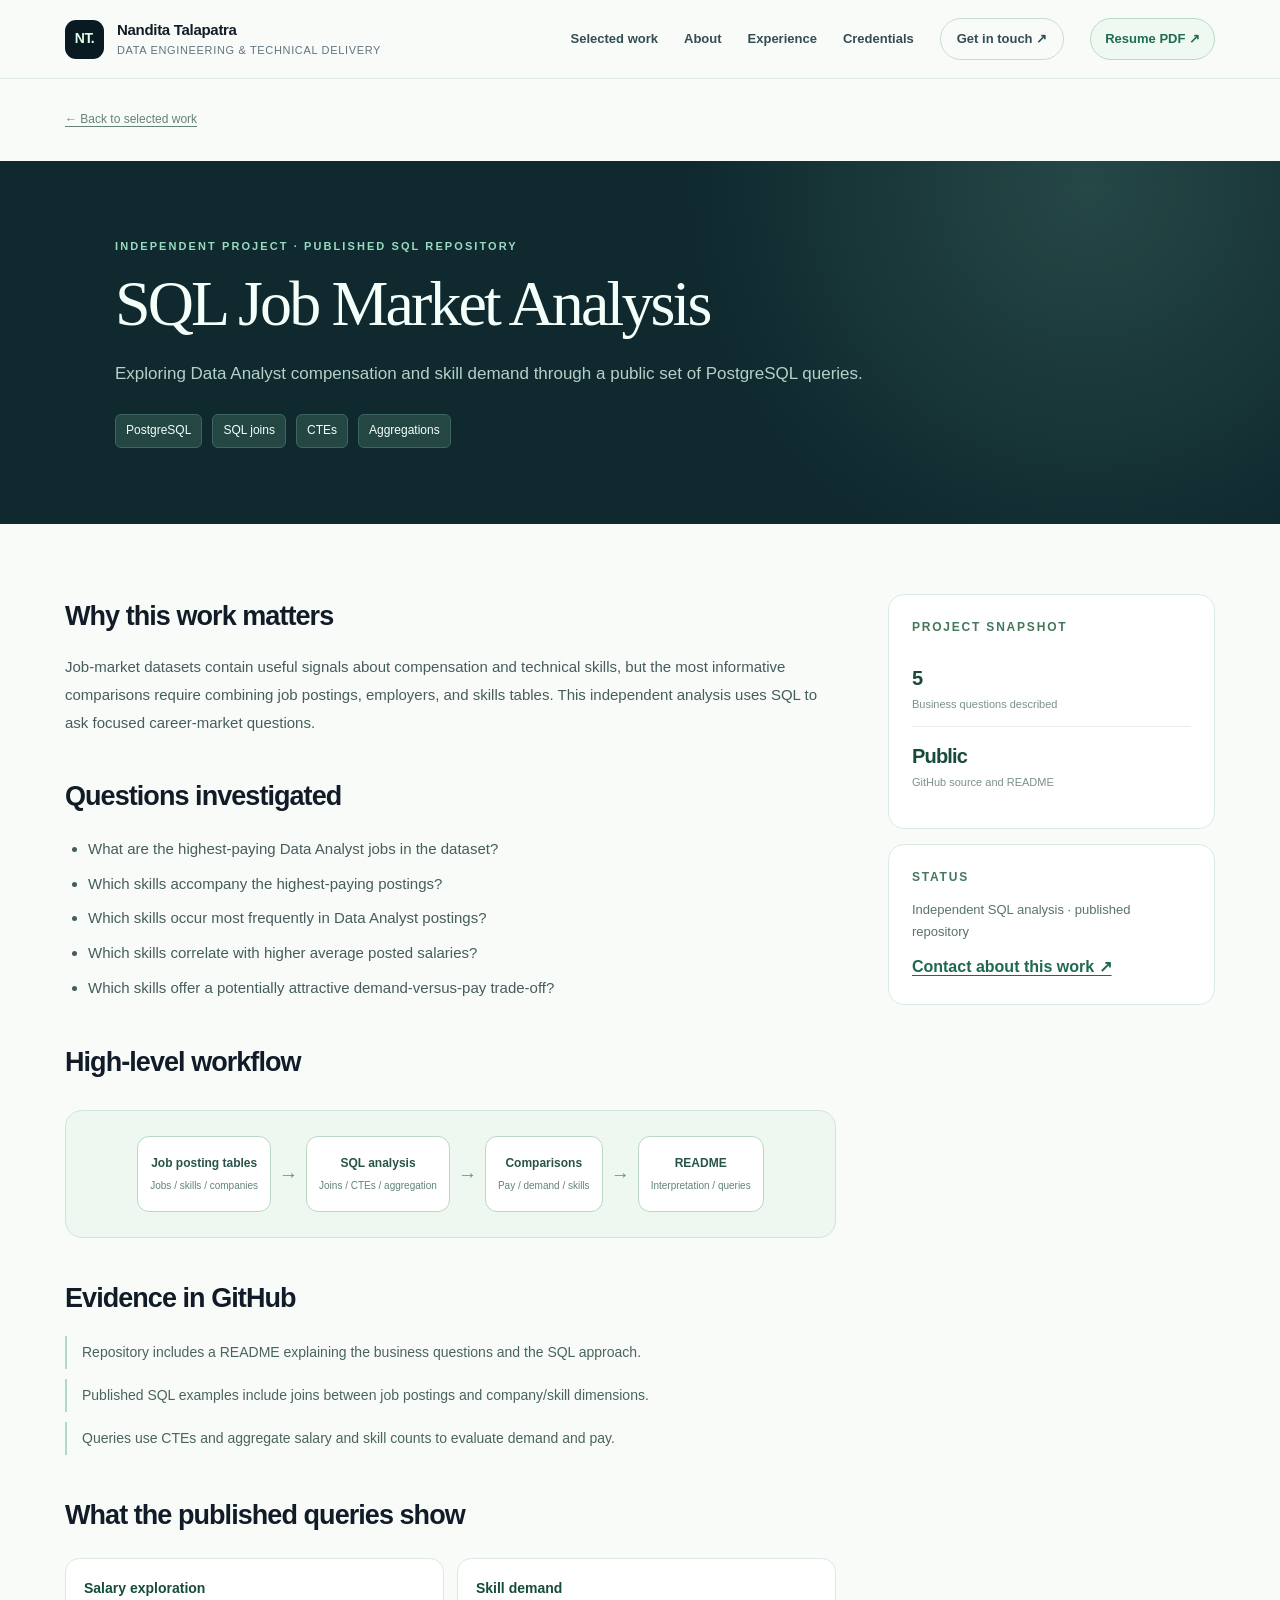
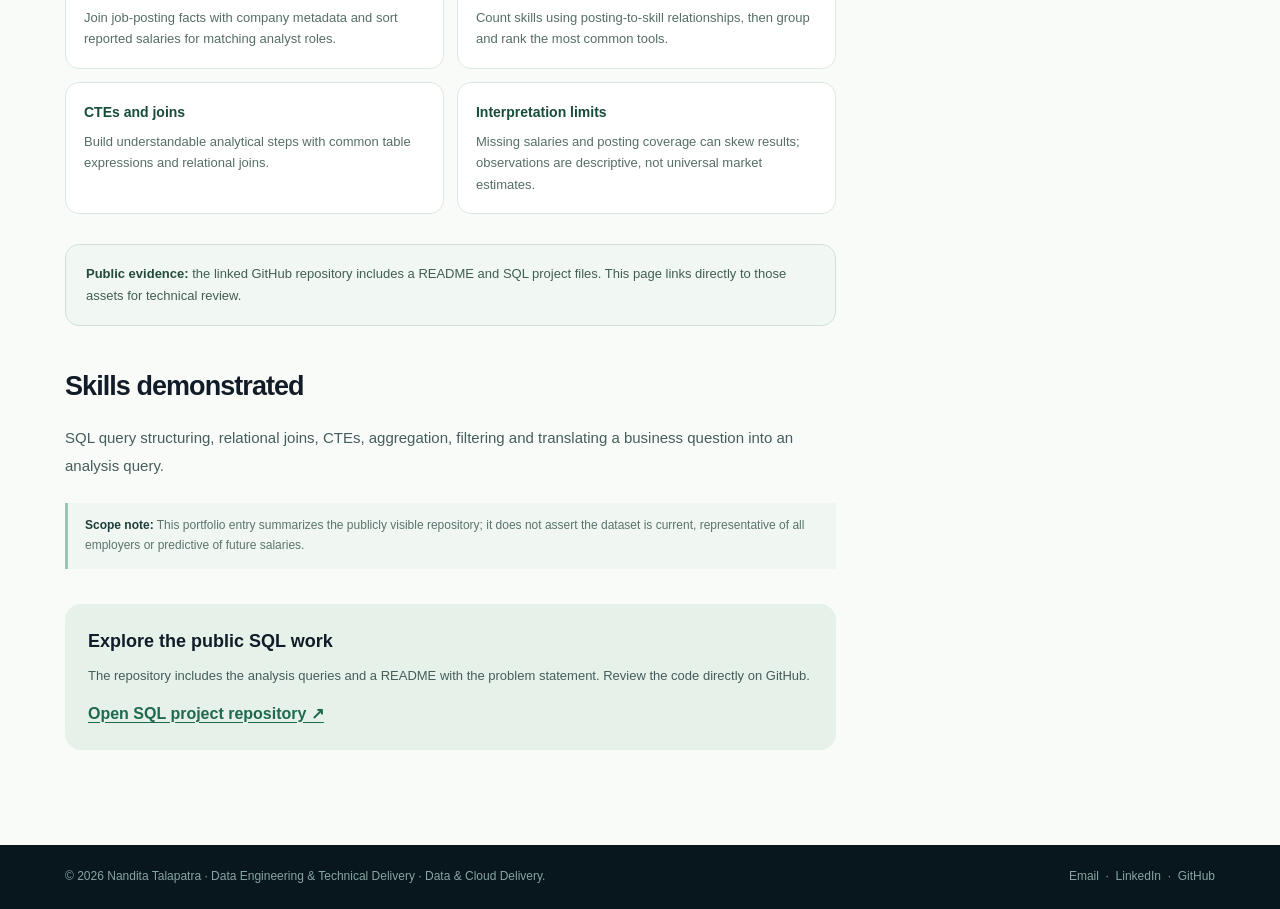
<file: projects/sql-job-analysis.html>
<!DOCTYPE html>
<html lang="en"><head><meta charset="utf-8"/><meta content="width=device-width, initial-scale=1" name="viewport"/><meta content="SQL and PostgreSQL portfolio analysis of job postings, salary patterns and skill demand. Public repository with documented queries." name="description"/><meta content="#0c252c" name="theme-color"/><title>SQL Job Market Analysis | Nandita Talapatra</title><link href="../assets/styles.css" rel="stylesheet"/><script defer="" src="../assets/main.js"></script></head><body><a class="skip" href="#main">Skip to content</a>
<header class="site-header"><div class="container nav-wrap">
<a aria-label="Nandita Talapatra portfolio home" class="brand" href="../index.html"><span class="brand-mark">NT.</span><span>Nandita Talapatra<small>Data Engineering &amp; Technical Delivery</small></span></a>
<button aria-controls="navlinks" aria-expanded="false" class="nav-toggle" data-menu-toggle="" type="button">Menu ☰</button>
<nav aria-label="Main navigation" class="nav-links" data-nav-links="" id="navlinks">
<a href="../index.html#work">Selected work</a><a href="../index.html#about">About</a><a href="../index.html#experience">Experience</a><a href="../index.html#credentials">Credentials</a><a class="nav-action" href="../index.html#contact">Get in touch ↗</a>
<a class="resume-link" href="../resume/Nandita_Talapatra_Data_Engineer_Resume.pdf" rel="noopener noreferrer" target="_blank">Resume PDF ↗</a></nav></div></header><main id="main"><div class="container breadcrumb"><a href="../index.html#work">← Back to selected work</a></div>
<section class="detail-hero"><div class="container"><div class="eyebrow">Independent project · published SQL repository</div><h1 class="serif">SQL Job Market Analysis</h1><p>Exploring Data Analyst compensation and skill demand through a public set of PostgreSQL queries.</p><div class="detail-tags"><span>PostgreSQL</span><span>SQL joins</span><span>CTEs</span><span>Aggregations</span></div></div></section>
<div class="container detail-layout"><article class="prose">
<h2>Why this work matters</h2><p>Job-market datasets contain useful signals about compensation and technical skills, but the most informative comparisons require combining job postings, employers, and skills tables. This independent analysis uses SQL to ask focused career-market questions.</p>
<h2>Questions investigated</h2><ul><li>What are the highest-paying Data Analyst jobs in the dataset?</li><li>Which skills accompany the highest-paying postings?</li><li>Which skills occur most frequently in Data Analyst postings?</li><li>Which skills correlate with higher average posted salaries?</li><li>Which skills offer a potentially attractive demand-versus-pay trade-off?</li></ul>
<h2>High-level workflow</h2><div aria-label="SQL project workflow" class="diagram" role="img"><div class="node">Job posting tables<small>Jobs / skills / companies</small></div><span aria-hidden="true" class="flow-next">→</span><div class="node">SQL analysis<small>Joins / CTEs / aggregation</small></div><span aria-hidden="true" class="flow-next">→</span><div class="node">Comparisons<small>Pay / demand / skills</small></div><span aria-hidden="true" class="flow-next">→</span><div class="node">README<small>Interpretation / queries</small></div></div>
<h2>Evidence in GitHub</h2><div class="evidence-list"><div>Repository includes a README explaining the business questions and the SQL approach.</div><div>Published SQL examples include joins between job postings and company/skill dimensions.</div><div>Queries use CTEs and aggregate salary and skill counts to evaluate demand and pay.</div></div>
<h2>What the published queries show</h2><div class="decision-grid"><div class="decision-card"><strong>Salary exploration</strong><p>Join job-posting facts with company metadata and sort reported salaries for matching analyst roles.</p></div><div class="decision-card"><strong>Skill demand</strong><p>Count skills using posting-to-skill relationships, then group and rank the most common tools.</p></div><div class="decision-card"><strong>CTEs and joins</strong><p>Build understandable analytical steps with common table expressions and relational joins.</p></div><div class="decision-card"><strong>Interpretation limits</strong><p>Missing salaries and posting coverage can skew results; observations are descriptive, not universal market estimates.</p></div></div><div class="proof-note"><strong>Public evidence:</strong> the linked GitHub repository includes a README and SQL project files. This page links directly to those assets for technical review.</div><h2>Skills demonstrated</h2><p>SQL query structuring, relational joins, CTEs, aggregation, filtering and translating a business question into an analysis query.</p>
<div class="disclosure"><strong>Scope note:</strong> This portfolio entry summarizes the publicly visible repository; it does not assert the dataset is current, representative of all employers or predictive of future salaries.</div>
<div class="cta-box"><h3>Explore the public SQL work</h3><p>The repository includes the analysis queries and a README with the problem statement. Review the code directly on GitHub.</p><a class="mini-link" href="https://github.com/nanditatalapatra/SQL_Project_Data_Job_Analysis" rel="noopener noreferrer" target="_blank">Open SQL project repository ↗</a></div>
</article><aside class="sidebar"><div class="side-box"><h3>Project snapshot</h3><div class="fact"><strong>5</strong><span>Business questions described</span></div><div class="fact"><strong>Public</strong><span>GitHub source and README</span></div></div><div class="side-box"><h3>Status</h3><p>Independent SQL analysis · published repository</p><a class="mini-link" href="../index.html#contact">Contact about this work ↗</a></div></aside></div></main><footer class="footer"><div class="container footer-inner"><span>© <span data-year="">2026  ·  <a href="../resume/Nandita_Talapatra_Data_Engineer_Resume.pdf" rel="noopener noreferrer" target="_blank">Resume PDF</a></span> Nandita Talapatra · Data Engineering &amp; Technical Delivery · Data &amp; Cloud Delivery.</span><span><a href="mailto:nanditatalapatra9@gmail.com">Email</a>  ·  <a href="https://www.linkedin.com/in/ntalapatra/" rel="noopener noreferrer" target="_blank">LinkedIn</a>  ·  <a href="https://github.com/nanditatalapatra" rel="noopener noreferrer" target="_blank">GitHub</a></span></div></footer></body></html>
</file>
<file: assets/styles.css>
/* Portfolio — lightweight and dependency-free */
:root{--ink:#111c28;--ink2:#30414d;--muted:#617481;--line:#dfebe7;--paper:#f9fbf8;--white:#fff;--dark:#091a22;--dark2:#122c32;--mint:#b9f5da;--mintdeep:#177657;--teal:#dcefe8;--amber:#f1debb;--radius:20px;--shadow:0 20px 55px rgba(10,31,37,.08)}
*{box-sizing:border-box}html{scroll-behavior:smooth}body{margin:0;background:var(--paper);color:var(--ink);font-family:Inter,ui-sans-serif,-apple-system,BlinkMacSystemFont,'Segoe UI',sans-serif;font-size:16px;line-height:1.65;-webkit-font-smoothing:antialiased}a{color:inherit;text-decoration:none}button{font:inherit}a:focus-visible,button:focus-visible{outline:3px solid #03c49c;outline-offset:4px}img,svg{max-width:100%}h1,h2,h3,p{margin-top:0}.serif{font-family:Georgia,'Times New Roman',serif;letter-spacing:-.045em;font-weight:400}.container{width:min(1150px,calc(100% - 48px));margin:0 auto}.skip{position:absolute;left:-9999px;top:8px;z-index:50;background:#fff;padding:8px 14px}.skip:focus{left:10px}
.site-header{position:sticky;top:0;z-index:10;background:rgba(249,251,248,.96);border-bottom:1px solid var(--line);backdrop-filter:blur(12px)}.nav-wrap{height:78px;display:flex;align-items:center;justify-content:space-between;gap:24px}.brand{display:flex;align-items:center;gap:13px;line-height:1.1;font-weight:760;font-size:15px;letter-spacing:-.02em}.brand-mark{width:39px;height:39px;border-radius:11px;background:var(--dark);color:#ddffe9;display:grid;place-items:center;font-size:14px;letter-spacing:-.04em}.brand small{display:block;color:var(--muted);font-size:11px;font-weight:500;margin-top:5px;letter-spacing:.06em;text-transform:uppercase}.nav-links{display:flex;align-items:center;gap:26px;font-size:13px;font-weight:600;color:#334d54}.nav-links a:hover,.inline-link:hover{color:var(--mintdeep)}.nav-action{border:1px solid #c9dcd4;border-radius:999px;padding:9px 16px}.nav-toggle{display:none;cursor:pointer;background:none;border:1px solid #ccd9d3;padding:7px 13px;border-radius:9px;color:var(--ink)}
.hero{background:radial-gradient(circle at 100% 3%,rgba(71,146,136,.27),transparent 38%),linear-gradient(116deg,#0c1b25,#0c252c 75%,#133a3a);color:#f2faf6;overflow:hidden}.hero-inner{display:grid;grid-template-columns:1.1fr .9fr;gap:60px;min-height:592px;align-items:center;padding:90px 0 84px}.eyebrow,.eyebrow-light{font-size:11px;letter-spacing:.19em;text-transform:uppercase;font-weight:750;color:#98dac2}.eyebrow-light{color:#3f866e}.hero h1{font-size:clamp(44px,5.4vw,76px);line-height:1.04;margin:23px 0 23px;max-width:735px}.hero h1 em{font-style:normal;color:var(--mint)}.hero-sub{max-width:540px;font-size:17px;color:#b7ccc8;line-height:1.8}.hero-actions{display:flex;flex-wrap:wrap;gap:11px;margin:32px 0 0}.button{display:inline-flex;align-items:center;justify-content:center;gap:10px;padding:12px 18px;font-size:13px;font-weight:750;border-radius:10px;transition:transform .2s,background-color .2s}.button:hover{transform:translateY(-2px)}.button-light{background:var(--mint);color:#0b3028}.button-outline{border:1px solid #53716d;color:#f0f9f4}.button-dark{background:var(--dark);color:#e9fff2}.button-border{border:1px solid #cfddd8;color:#1a3c38}.hero-note{margin-top:40px;color:#8faeaa;font-size:12px}.hero-graphic{padding:28px;background:rgba(255,255,255,.06);border:1px solid rgba(205,255,222,.18);box-shadow:0 40px 80px rgba(0,0,0,.15);border-radius:22px;position:relative}.graphic-top{display:flex;align-items:center;justify-content:space-between;padding-bottom:24px;border-bottom:1px solid rgba(255,255,255,.12);font-size:11px;color:#a4c2ba;letter-spacing:.13em;text-transform:uppercase}.dots{display:flex;gap:6px}.dots i{display:block;width:8px;height:8px;border-radius:50%;background:#4e7471}.dots i:first-child{background:#c1dab7}.flow-stack{display:grid;grid-template-columns:1fr;gap:10px;padding:26px 0}.flow-item{border-radius:12px;background:rgba(210,252,226,.07);border:1px solid rgba(210,252,226,.12);padding:16px 18px;display:flex;align-items:center;justify-content:space-between;gap:10px}.flow-item strong{font-size:15px;color:#eef9ef}.flow-item span{font-size:11px;color:#a0c3b9}.flow-tag{background:rgba(175,244,203,.16);color:#beffdc;border:1px solid rgba(175,244,203,.24);padding:3px 7px;border-radius:6px;font-size:10px}.flow-arrow{text-align:center;color:#95cdb8;margin:-7px 0;line-height:1;font-size:18px}.graphic-bottom{display:flex;align-items:center;justify-content:space-between;padding-top:15px;border-top:1px solid rgba(255,255,255,.12);font-size:12px;color:#a0c6b8}.tiny-led{display:inline-block;width:8px;height:8px;background:#7affbd;border-radius:50%;box-shadow:0 0 15px #69d4a3;margin-right:7px}
.stat-strip{background:#e8f4ed;border-bottom:1px solid #d3e5d9}.stat-grid{display:grid;grid-template-columns:repeat(4,1fr);gap:25px;padding:25px 0}.stat{border-left:1px solid #bfd9c9;padding-left:22px}.stat:first-child{border-left:0;padding-left:0}.stat strong{display:block;font-size:29px;line-height:1.25;letter-spacing:-.04em;color:#183a32}.stat span{font-size:12px;color:#5a756d}.section{padding:100px 0}.section-tight{padding:70px 0}.section-head{display:flex;justify-content:space-between;align-items:end;gap:28px;margin-bottom:36px}.section-head h2{font-size:clamp(34px,3.8vw,50px);line-height:1.14;margin:9px 0 0}.section-head p{max-width:390px;color:var(--muted);font-size:14px;margin:0}.section-lede{font-size:17px;color:var(--ink2);line-height:1.8}.filter-bar{display:flex;gap:9px;flex-wrap:wrap;margin-bottom:26px}.filter-btn{border:1px solid #d0dfd9;background:transparent;color:#42645a;padding:9px 15px;border-radius:999px;cursor:pointer;font-size:12px;font-weight:720}.filter-btn.active,.filter-btn[aria-pressed=true]{background:var(--dark);color:#fff;border-color:var(--dark)}.project-grid{display:grid;grid-template-columns:repeat(2,minmax(0,1fr));gap:20px}.project-card{background:#fff;border:1px solid #e2eae7;border-radius:19px;overflow:hidden;box-shadow:0 8px 30px rgba(25,58,58,.035);transition:transform .2s,box-shadow .2s}.project-card:hover{transform:translateY(-4px);box-shadow:var(--shadow)}.card-top{height:145px;position:relative;display:flex;align-items:center;padding:24px 27px;overflow:hidden}.card-top:before{content:'';position:absolute;width:160px;height:160px;border:1px solid rgba(255,255,255,.25);border-radius:50%;top:-65px;right:-35px}.card-top:after{content:'';position:absolute;width:215px;height:215px;border:1px solid rgba(255,255,255,.22);border-radius:50%;bottom:-160px;right:40px}.tone-dark{background:linear-gradient(115deg,#102b35,#1d5760);color:#d6fbeb}.tone-mint{background:linear-gradient(115deg,#2c765a,#4d9a77);color:#efffee}.tone-amber{background:linear-gradient(115deg,#b58156,#e0ae72);color:#fff}.tone-blue{background:linear-gradient(115deg,#31476e,#5d79a6);color:#fff}.tone-purple{background:linear-gradient(115deg,#706278,#a08bae);color:#fff}.card-number{font-size:48px;font-family:Georgia,serif;font-weight:400;opacity:.9;letter-spacing:-.08em}.card-art{margin-left:auto;display:grid;grid-template-columns:repeat(3,20px);gap:8px;transform:rotate(-13deg);z-index:1}.card-art i{width:20px;height:20px;border:1px solid rgba(255,255,255,.7);border-radius:4px}.card-art i:nth-child(2),.card-art i:nth-child(4){background:rgba(255,255,255,.3)}.card-content{padding:27px}.meta{color:#538069;font-size:11px;letter-spacing:.1em;font-weight:800;text-transform:uppercase;margin-bottom:9px}.card-content h3{font-size:22px;line-height:1.3;letter-spacing:-.035em;margin-bottom:10px}.card-content p{font-size:14px;color:#60727b;min-height:70px}.tags{display:flex;gap:7px;flex-wrap:wrap;margin-top:18px}.tag{font-size:10px;padding:5px 9px;border-radius:7px;background:#eef4f0;color:#416257;font-weight:720}.card-footer{border-top:1px solid #edf1ef;margin-top:23px;padding-top:18px;color:#154c43;font-size:12px;font-weight:780;display:flex;justify-content:space-between}.card-footer .arrow{font-size:17px}.project-card[hidden]{display:none!important}
.about-panel{background:var(--teal);border-radius:24px;padding:52px;display:grid;grid-template-columns:1fr 1fr;gap:60px}.about-panel h2{font-size:43px;line-height:1.15;margin:12px 0 22px}.about-panel p{color:#47635b;font-size:15px}.expertise{display:grid;grid-template-columns:1fr 1fr;gap:25px}.expertise h3{font-size:14px;letter-spacing:-.02em;margin:0 0 14px}.expertise ul{margin:0;padding-left:18px;color:#3e5e55;font-size:13px;line-height:2}.timeline{display:grid;grid-template-columns:repeat(2,minmax(0,1fr));gap:15px}.timeline-item{border:1px solid #dfe9e4;background:#fff;padding:27px;border-radius:15px}.timeline-date{font-size:12px;font-weight:800;color:#4a9479;letter-spacing:.07em}.timeline-item h3{font-size:19px;letter-spacing:-.03em;margin:10px 0 4px}.timeline-item p{font-size:13px;color:#5f746f}.timeline-item .label{font-size:12px;font-weight:700;color:#3a5e55}.credentials{display:grid;grid-template-columns:1.1fr 1fr;gap:40px}.credential-list{display:grid;gap:12px}.credential{padding:17px 20px;border:1px solid #dfe9e5;background:#fff;border-radius:12px;display:flex;justify-content:space-between;align-items:center;gap:14px}.credential strong{font-size:14px}.credential span{font-size:12px;color:#70837b}.learn-box{background:#13302f;color:#eafff4;border-radius:19px;padding:34px}.learn-box h3{font-size:26px;letter-spacing:-.045em}.learn-box p{color:#b3d1c8;font-size:14px}.learn-box li{font-size:13px;color:#c7e3d8;margin-bottom:9px}.contact-section{background:var(--dark);color:#f5fff9;padding:83px 0}.contact-inner{display:flex;align-items:end;justify-content:space-between;gap:35px}.contact-inner h2{font-size:clamp(36px,4.5vw,58px);line-height:1.1;margin:10px 0}.contact-inner p{color:#a2bfb9;font-size:15px;max-width:590px}.footer{background:#08171e;color:#87a5a0;padding:22px 0;font-size:12px}.footer-inner{display:flex;align-items:center;justify-content:space-between;gap:14px;flex-wrap:wrap}.footer a:hover{color:#d3fae8}
/* Detail pages */
.breadcrumb{color:#668276;font-size:12px;padding:31px 0}.breadcrumb a{text-decoration:underline;text-underline-offset:3px}.detail-hero{background:radial-gradient(circle at 85% 7%,rgba(150,222,193,.17),transparent 35%),#0f292e;color:#f4fff9;padding:76px 0}.detail-hero .container{max-width:1050px}.detail-hero h1{font-size:clamp(40px,5vw,64px);line-height:1.09;max-width:870px;margin:14px 0 21px}.detail-hero p{font-size:17px;color:#b5d0c8;max-width:770px}.detail-tags{display:flex;gap:10px;flex-wrap:wrap;margin-top:26px}.detail-tags span{padding:6px 10px;background:#254744;border:1px solid #3c6760;border-radius:6px;font-size:12px}.detail-layout{display:grid;grid-template-columns:minmax(0,1.65fr) minmax(220px,.7fr);gap:52px;padding:70px 0 95px}.prose h2{font-size:27px;letter-spacing:-.035em;margin:38px 0 15px}.prose h2:first-child{margin-top:0}.prose p,.prose li{font-size:15px;color:#455d5c;line-height:1.85}.prose ul{padding-left:23px}.prose li{margin:7px 0}.prose strong{color:#203d3c}.sidebar{align-self:start;position:sticky;top:115px}.side-box{border:1px solid #dae9e3;background:#fff;border-radius:16px;padding:23px;margin-bottom:15px}.side-box h3{font-size:12px;letter-spacing:.15em;color:#44775e;text-transform:uppercase}.side-box p{font-size:13px;color:#59736d;margin:12px 0}.fact{padding:13px 0;border-bottom:1px solid #e6eee9}.fact:last-child{border-bottom:0}.fact strong{display:block;font-size:20px;color:#184a3d;letter-spacing:-.04em}.fact span{display:block;font-size:11px;color:#7b9286}.diagram{display:flex;gap:8px;align-items:center;justify-content:center;flex-wrap:wrap;border:1px solid #d3e3db;padding:25px 14px;border-radius:17px;background:#eef7f0;margin:26px 0}.diagram .node{background:#fff;border:1px solid #b9d8c6;border-radius:12px;min-width:110px;padding:17px 12px;text-align:center;font-size:12px;font-weight:780;color:#28544a}.diagram .node small{display:block;font-size:10px;font-weight:500;color:#61847b;margin-top:4px}.diagram .flow-next{font-size:19px;color:#58997a}.disclosure{border-left:3px solid #9bc5b3;padding:13px 17px;background:#f0f7f2;font-size:12px;color:#5b736c;margin:24px 0}.evidence-list{display:grid;gap:10px}.evidence-list div{border-left:2px solid #addbc5;padding:5px 0 5px 15px;font-size:14px;color:#49645e}.cta-box{margin-top:35px;padding:23px;background:#e6f1ea;border-radius:16px}.cta-box h3{font-size:18px;margin-bottom:7px}.cta-box p{font-size:13px}.mini-link{color:#1e6950;text-decoration:underline;text-underline-offset:3px;font-weight:750}
@media (max-width:950px){.hero-inner{gap:32px;min-height:0}.hero-graphic{padding:19px}.stat-grid{gap:10px}.about-panel{padding:33px;gap:22px}.detail-layout{gap:25px}.contact-inner{align-items:start;flex-direction:column}}
@media (max-width:760px){.container{width:min(100% - 34px,1100px)}.nav-wrap{height:68px}.nav-toggle{display:inline-block}.nav-links{display:none;position:absolute;top:68px;left:0;right:0;flex-direction:column;align-items:stretch;gap:0;padding:12px 22px 22px;background:var(--paper);border-bottom:1px solid var(--line);box-shadow:0 20px 30px rgba(0,0,0,.07)}.nav-links.open{display:flex}.nav-links a{padding:12px 0}.nav-links .nav-action{padding:10px 15px;text-align:center}.hero-inner{grid-template-columns:1fr;padding:58px 0 60px}.hero h1{font-size:clamp(42px,10vw,64px)}.hero-graphic{max-width:510px}.stat-grid{grid-template-columns:repeat(2,1fr);gap:20px}.stat:nth-child(3){border-left:0;padding-left:0}.section{padding:69px 0}.section-head{display:block}.section-head p{margin-top:18px}.project-grid,.about-panel,.timeline,.credentials,.detail-layout{grid-template-columns:1fr}.about-panel{padding:28px}.expertise{gap:12px}.timeline{gap:12px}.detail-hero{padding:51px 0}.detail-layout{padding-top:44px}.sidebar{position:static}.contact-section{padding:63px 0}}
@media (max-width:420px){.project-grid{gap:14px}.expertise{grid-template-columns:1fr}.brand{font-size:13px}.hero-sub{font-size:15px}.stat strong{font-size:25px}.section-head h2{font-size:37px}.card-content{padding:22px}.diagram{flex-direction:column}.diagram .flow-next{transform:rotate(90deg)}}
@media (prefers-reduced-motion:reduce){html{scroll-behavior:auto}*,*:before,*:after{transition:none!important}}

/* Reviewer-ready portfolio additions */
.resume-link{white-space:nowrap;color:#206d51!important;border:1px solid #b6dbc7;border-radius:999px;padding:9px 14px;background:#eff9f1}
.resume-link:hover{background:#e0f5e8}
.proof-grid,.decision-grid{display:grid;grid-template-columns:repeat(2,minmax(0,1fr));gap:13px;margin:20px 0 30px}
.proof-card,.decision-card{background:#fff;border:1px solid #dce9e1;border-radius:14px;padding:18px;min-width:0}
.proof-card strong,.decision-card strong{display:block;color:#164c3b;font-size:14px;margin-bottom:7px}
.proof-card p,.decision-card p{margin:0;font-size:13px;line-height:1.65;color:#566e67}
.section-tag{display:inline-flex;align-items:center;font-size:10px;font-weight:750;letter-spacing:.08em;text-transform:uppercase;border-radius:50px;padding:5px 9px;background:#e9f3ee;color:#326e53;margin-bottom:13px}
.proof-note{margin:22px 0;padding:18px 20px;border-radius:14px;border:1px solid #d1e2d5;background:#f1f8f3;color:#415e53;font-size:13px;line-height:1.7}
.proof-note strong{color:#244b39}
.proof-note a{text-decoration:underline;text-underline-offset:2px;font-weight:700;color:#146145}
.code-demo{background:#101f27;color:#dbece5;padding:20px 22px;border-radius:14px;overflow:auto;font-size:12px;line-height:1.7;margin:14px 0 22px;white-space:pre;tab-size:2}
.validation-list{background:#fff;border:1px solid #dfebe5;border-radius:14px;padding:16px 22px;margin:18px 0 22px}
.validation-list li{margin:6px 0;font-size:13px}
.resume-banner{display:flex;align-items:center;justify-content:space-between;gap:20px;border-radius:18px;border:1px solid #cde4d6;background:#edf8f0;padding:24px 28px;margin-top:36px}
.resume-banner strong{display:block;font-size:17px;color:#173b30}
.resume-banner p{font-size:13px;color:#52756b;margin:6px 0 0}
.resume-banner .button{white-space:nowrap}
.contact-section .button-resume{background:#b9f5da;color:#0b3028}
.contact-section .hero-actions{max-width:500px}
@media(max-width:760px){.proof-grid,.decision-grid{grid-template-columns:1fr}.resume-banner{align-items:flex-start;flex-direction:column}.resume-banner .button{width:100%}.nav-links .resume-link{margin-top:8px}}

/* Readiness work sample */
.table-scroll{overflow-x:auto}.readiness-table{width:100%;border-collapse:collapse;font-size:13px;background:#fff}.readiness-table th,.readiness-table td{text-align:left;padding:14px;border:1px solid var(--line);vertical-align:top}.readiness-table th{background:var(--teal);color:var(--ink)}.hero h1{font-size:clamp(42px,4.7vw,65px)}
@media(min-width:761px) and (max-width:1100px){.nav-links{gap:12px;font-size:12px}.brand small{font-size:9px}.nav-wrap{gap:12px}}
</file>
